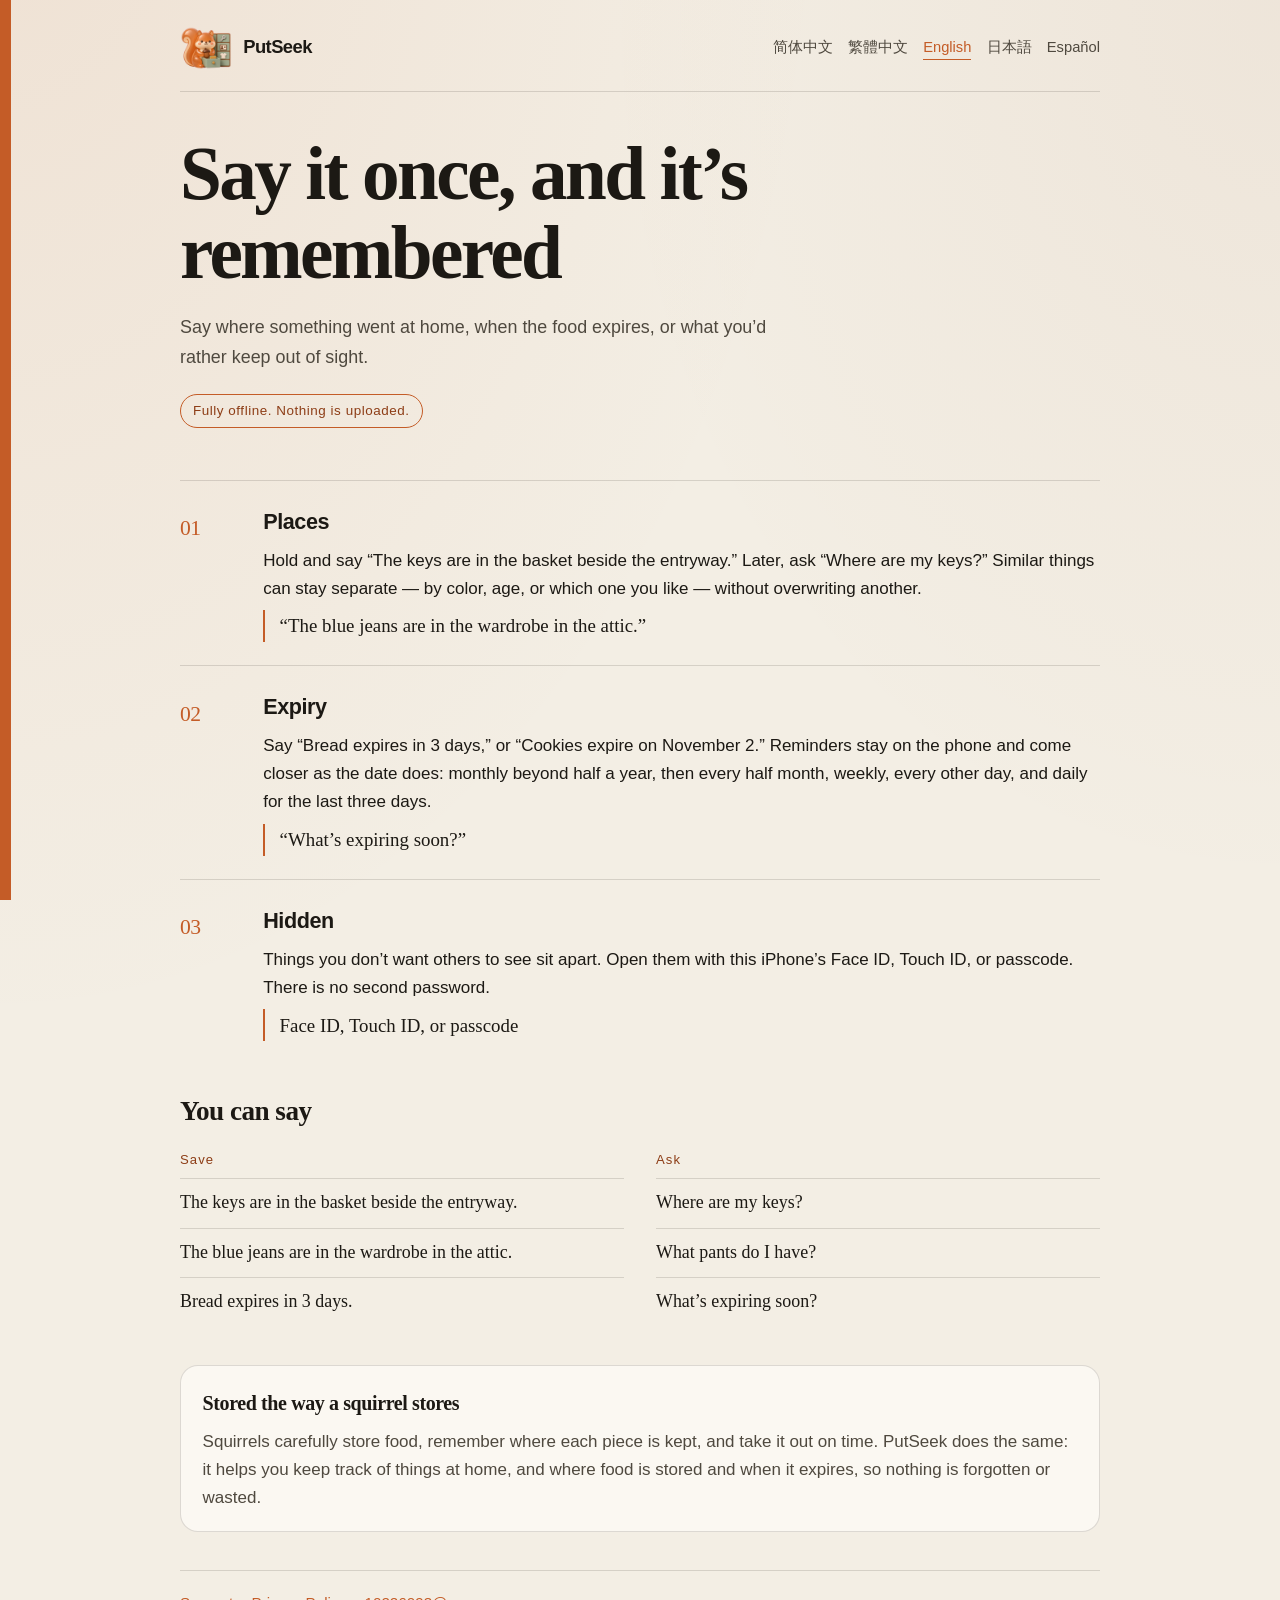
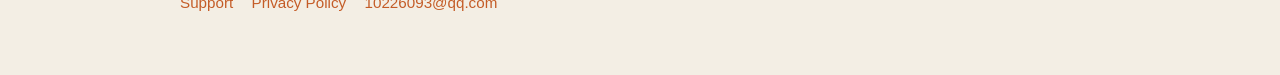
<file: index.html>
<!DOCTYPE html>
<html lang="zh-Hans">
<head>
  <meta charset="utf-8">
  <meta name="viewport" content="width=device-width, initial-scale=1">
  <title>PutSeek — 说一声，就记住放哪了</title>
  <meta name="description" content="PutSeek 在 iPhone 上记住物品放在哪、食物何时到期。记录只留在这台手机里，不联网，不上传。">
  <meta name="theme-color" content="#f3eee4">
  <link rel="canonical" href="https://motioncomic.github.io/PutSeek/?lang=zh">
  <link rel="icon" href="assets/logo.png" type="image/png">
  <link rel="stylesheet" href="assets/site.css">
  <meta property="og:title" content="PutSeek — 说一声，就记住放哪了">
  <meta property="og:description" content="PutSeek 在 iPhone 上记住物品放在哪、食物何时到期。记录只留在这台手机里，不联网，不上传。">
  <meta property="og:type" content="website">
  <meta property="og:url" content="https://motioncomic.github.io/PutSeek/?lang=zh">
  <link rel="alternate" hreflang="zh-Hans" href="https://motioncomic.github.io/PutSeek/?lang=zh">
  <link rel="alternate" hreflang="zh-Hant" href="https://motioncomic.github.io/PutSeek/?lang=zh-Hant">
  <link rel="alternate" hreflang="en" href="https://motioncomic.github.io/PutSeek/?lang=en">
  <link rel="alternate" hreflang="ja" href="https://motioncomic.github.io/PutSeek/?lang=ja">
  <link rel="alternate" hreflang="es" href="https://motioncomic.github.io/PutSeek/?lang=es">
  <link rel="alternate" hreflang="x-default" href="https://motioncomic.github.io/PutSeek/?lang=zh">
  <script>
    (function () {
      var map = {
        "zh": "zh", "zh-hans": "zh", "zh-cn": "zh", "zh-sg": "zh", "cn": "zh",
        "zh-hant": "zh-Hant", "zh-tw": "zh-Hant", "zh-hk": "zh-Hant", "zh-mo": "zh-Hant",
        "en": "en", "en-us": "en", "en-gb": "en",
        "ja": "ja", "ja-jp": "ja",
        "es": "es", "es-mx": "es", "es-es": "es", "es-419": "es"
      };
      var htmlLang = { "zh": "zh-Hans", "zh-Hant": "zh-Hant", "en": "en", "ja": "ja", "es": "es" };
      var titles = {"zh": "PutSeek — 说一声，就记住放哪了", "zh-Hant": "PutSeek — 說一聲，就記住放哪了", "en": "PutSeek — Say it once, and it’s remembered", "ja": "PutSeek — ひとこと言えば、置き場所を覚える", "es": "PutSeek — Dilo una vez y queda guardado"};
      var descriptions = {"zh": "PutSeek 在 iPhone 上记住物品放在哪、食物何时到期。记录只留在这台手机里，不联网，不上传。", "zh-Hant": "PutSeek 在 iPhone 上記住物品放在哪、食物何時到期。記錄只留在這台手機裡，不聯網，不上傳。", "en": "PutSeek remembers where things are and when food expires, on your iPhone. It stays on the phone. Nothing is uploaded.", "ja": "PutSeek は iPhone 上で、物の場所と食べ物の期限を覚えます。記録はこの iPhone だけに残り、アップロードしません。", "es": "PutSeek recuerda en el iPhone dónde están las cosas y cuándo caduca la comida. Se queda en el teléfono. No se sube nada."};
      function norm(value) { return (value || "").trim().toLowerCase().replace(/_/g, "-"); }
      function pick(value) {
        var key = norm(value);
        if (!key) return "";
        if (map[key]) return map[key];
        if (key.indexOf("zh-hant") === 0 || key === "zh-tw" || key === "zh-hk" || key === "zh-mo") return "zh-Hant";
        if (key.indexOf("zh") === 0) return "zh";
        if (key.indexOf("en") === 0) return "en";
        if (key.indexOf("ja") === 0) return "ja";
        if (key.indexOf("es") === 0) return "es";
        return "";
      }
      var requested = pick(new URLSearchParams(location.search).get("lang"));
      var lang = requested || pick(navigator.languages && navigator.languages[0]) || pick(navigator.language) || "zh";
      document.documentElement.lang = htmlLang[lang];
      document.documentElement.dataset.siteLang = lang;
      if (titles[lang]) document.title = titles[lang];
      var meta = document.querySelector('meta[name="description"]');
      if (meta && descriptions[lang]) meta.setAttribute("content", descriptions[lang]);
      var ogTitle = document.querySelector('meta[property="og:title"]');
      var ogDesc = document.querySelector('meta[property="og:description"]');
      if (ogTitle && titles[lang]) ogTitle.setAttribute("content", titles[lang]);
      if (ogDesc && descriptions[lang]) ogDesc.setAttribute("content", descriptions[lang]);
    })();
  </script>
</head>
<body>
  <div class="wrap">
    <header class="top">
      <a class="brand" href="./?lang=zh">
        <img src="assets/logo.png" alt="">
        <span translate="no">PutSeek</span>
      </a>
      <nav class="langs" aria-label="Language">
      <a href="?lang=zh" hreflang="zh-Hans" data-lang-link="zh">简体中文</a>
      <a href="?lang=zh-Hant" hreflang="zh-Hant" data-lang-link="zh-Hant">繁體中文</a>
      <a href="?lang=en" hreflang="en" data-lang-link="en">English</a>
      <a href="?lang=ja" hreflang="ja" data-lang-link="ja">日本語</a>
      <a href="?lang=es" hreflang="es" data-lang-link="es">Español</a>
      </nav>
    </header>
    <main>
    <article class="sheet" data-lang="zh" lang="zh-Hans">
      <section class="hero">
        <div class="hero-copy">
          <h1>说一声，就记住放哪了</h1>
          <p class="lede">用一句话记下东西放在家里的哪里、食物什么时候到期，以及不想让别人看见的物品。</p>
          <p class="stamp">完全离线，不上传</p>
        </div>
      </section>
      <div class="features">
        <section class="feature">
          <p class="num">01</p>
          <div>
            <h2>放哪了</h2>
            <p>按住说「钥匙放在玄关旁边的筐里」。之后问「钥匙在哪」。同一类东西可以有好几件，靠颜色、新旧、喜好分开，不会把另一件盖掉。</p>
            <p class="quote">「蓝色的牛仔裤放在阁楼的衣柜里」</p>
          </div>
        </section>
        <section class="feature">
          <p class="num">02</p>
          <div>
            <h2>过期没</h2>
            <p>说「面包三天后到期」，或「饼干十一月二号过期」。提醒留在手机上，日子越近越密：半年以外每月，然后每半个月、每周、每两天，最后三天每天。</p>
            <p class="quote">「哪些快过期了」</p>
          </div>
        </section>
        <section class="feature">
          <p class="num">03</p>
          <div>
            <h2>藏哪了</h2>
            <p>不想让别人看到的物品单独放着。用这台 iPhone 的面容、指纹或锁屏密码打开，不用再记一套密码。</p>
            <p class="quote">面容、指纹或锁屏密码</p>
          </div>
        </section>
      </div>
      <section class="examples">
        <h2>可以这样说</h2>
        <div class="cols">
          <div class="col">
            <p class="kicker">存</p>
            <ul>
            <li>钥匙放在玄关旁边的筐里</li>
            <li>蓝色的牛仔裤放在阁楼的衣柜里</li>
            <li>面包三天后到期</li>
            </ul>
          </div>
          <div class="col">
            <p class="kicker">问</p>
            <ul>
            <li>钥匙在哪</li>
            <li>家里有什么裤子</li>
            <li>哪些快过期了</li>
            </ul>
          </div>
        </div>
      </section>
      <aside class="note">
        <h2>像松鼠那样收着</h2>
        <p>松鼠习惯精心储藏食物，记住每一份食物存放的位置，按时取用。就像 PutSeek，帮你整理家里物品、记录食材存放位置与过期时间，不再遗忘、不再浪费。</p>
      </aside>
      <footer class="foot">
        <a href="support-zh.html">技术支持</a>
        <a href="privacy-policy-zh.html">隐私政策</a>
        <a href="mailto:10226093@qq.com?subject=PutSeek%20%E6%8A%80%E6%9C%AF%E6%94%AF%E6%8C%81">10226093@qq.com</a>
      </footer>
    </article>

    <article class="sheet" data-lang="zh-Hant" lang="zh-Hant">
      <section class="hero">
        <div class="hero-copy">
          <h1>說一聲，就記住放哪了</h1>
          <p class="lede">用一句話記下東西放在家裡的哪裡、食物什麼時候到期，以及不想讓別人看見的物品。</p>
          <p class="stamp">完全離線，不上傳</p>
        </div>
      </section>
      <div class="features">
        <section class="feature">
          <p class="num">01</p>
          <div>
            <h2>放哪了</h2>
            <p>按住說「鑰匙放在玄關旁邊的筐裡」。之後問「鑰匙在哪」。同一類東西可以有好幾件，靠顏色、新舊、喜好分開，不會把另一件蓋掉。</p>
            <p class="quote">「藍色的牛仔褲放在閣樓的衣櫃裡」</p>
          </div>
        </section>
        <section class="feature">
          <p class="num">02</p>
          <div>
            <h2>過期沒</h2>
            <p>說「麵包三天後到期」，或「餅乾十一月二號過期」。提醒留在手機上，日子越近越密：半年以外每月，然後每半個月、每週、每兩天，最後三天每天。</p>
            <p class="quote">「哪些快過期了」</p>
          </div>
        </section>
        <section class="feature">
          <p class="num">03</p>
          <div>
            <h2>藏哪了</h2>
            <p>不想讓別人看到的物品單獨放著。用這台 iPhone 的面容、指紋或鎖定密碼打開，不用再記一套密碼。</p>
            <p class="quote">面容、指紋或鎖定密碼</p>
          </div>
        </section>
      </div>
      <section class="examples">
        <h2>可以這樣說</h2>
        <div class="cols">
          <div class="col">
            <p class="kicker">存</p>
            <ul>
            <li>鑰匙放在玄關旁邊的筐裡</li>
            <li>藍色的牛仔褲放在閣樓的衣櫃裡</li>
            <li>麵包三天後到期</li>
            </ul>
          </div>
          <div class="col">
            <p class="kicker">問</p>
            <ul>
            <li>鑰匙在哪</li>
            <li>家裡有什麼褲子</li>
            <li>哪些快過期了</li>
            </ul>
          </div>
        </div>
      </section>
      <aside class="note">
        <h2>像松鼠那樣收著</h2>
        <p>松鼠習慣精心儲藏食物，記住每一份食物存放的位置，按時取用。就像 PutSeek，幫你整理家裡物品、記錄食材存放位置與過期時間，不再遺忘、不再浪費。</p>
      </aside>
      <footer class="foot">
        <a href="support-zh-Hant.html">技術支援</a>
        <a href="privacy-policy-zh-Hant.html">隱私權政策</a>
        <a href="mailto:10226093@qq.com?subject=PutSeek%20%E6%8A%80%E8%A1%93%E6%94%AF%E6%8F%B4">10226093@qq.com</a>
      </footer>
    </article>

    <article class="sheet" data-lang="en" lang="en">
      <section class="hero">
        <div class="hero-copy">
          <h1>Say it once, and it’s remembered</h1>
          <p class="lede">Say where something went at home, when the food expires, or what you’d rather keep out of sight.</p>
          <p class="stamp">Fully offline. Nothing is uploaded.</p>
        </div>
      </section>
      <div class="features">
        <section class="feature">
          <p class="num">01</p>
          <div>
            <h2>Places</h2>
            <p>Hold and say “The keys are in the basket beside the entryway.” Later, ask “Where are my keys?” Similar things can stay separate — by color, age, or which one you like — without overwriting another.</p>
            <p class="quote">“The blue jeans are in the wardrobe in the attic.”</p>
          </div>
        </section>
        <section class="feature">
          <p class="num">02</p>
          <div>
            <h2>Expiry</h2>
            <p>Say “Bread expires in 3 days,” or “Cookies expire on November 2.” Reminders stay on the phone and come closer as the date does: monthly beyond half a year, then every half month, weekly, every other day, and daily for the last three days.</p>
            <p class="quote">“What’s expiring soon?”</p>
          </div>
        </section>
        <section class="feature">
          <p class="num">03</p>
          <div>
            <h2>Hidden</h2>
            <p>Things you don’t want others to see sit apart. Open them with this iPhone’s Face ID, Touch ID, or passcode. There is no second password.</p>
            <p class="quote">Face ID, Touch ID, or passcode</p>
          </div>
        </section>
      </div>
      <section class="examples">
        <h2>You can say</h2>
        <div class="cols">
          <div class="col">
            <p class="kicker">Save</p>
            <ul>
            <li>The keys are in the basket beside the entryway.</li>
            <li>The blue jeans are in the wardrobe in the attic.</li>
            <li>Bread expires in 3 days.</li>
            </ul>
          </div>
          <div class="col">
            <p class="kicker">Ask</p>
            <ul>
            <li>Where are my keys?</li>
            <li>What pants do I have?</li>
            <li>What’s expiring soon?</li>
            </ul>
          </div>
        </div>
      </section>
      <aside class="note">
        <h2>Stored the way a squirrel stores</h2>
        <p>Squirrels carefully store food, remember where each piece is kept, and take it out on time. PutSeek does the same: it helps you keep track of things at home, and where food is stored and when it expires, so nothing is forgotten or wasted.</p>
      </aside>
      <footer class="foot">
        <a href="support-en.html">Support</a>
        <a href="privacy-policy-en.html">Privacy Policy</a>
        <a href="mailto:10226093@qq.com?subject=PutSeek%20support">10226093@qq.com</a>
      </footer>
    </article>

    <article class="sheet" data-lang="ja" lang="ja">
      <section class="hero">
        <div class="hero-copy">
          <h1>ひとこと言えば、置き場所を覚える</h1>
          <p class="lede">家のどこに置いたか、食べ物の期限、人に見られたくない物。一声で、この iPhone に残ります。</p>
          <p class="stamp">完全にオフライン。アップロードしません。</p>
        </div>
      </section>
      <div class="features">
        <section class="feature">
          <p class="num">01</p>
          <div>
            <h2>どこに置いた</h2>
            <p>押しながら「鍵は玄関の横のかごにある」と言います。あとで「鍵はどこ」と聞けます。同じ種類がいくつかあっても、色や新旧で分かれたまま、別の一つを上書きしません。</p>
            <p class="quote">「青いジーンズは屋根裏のクローゼットにある」</p>
          </div>
        </section>
        <section class="feature">
          <p class="num">02</p>
          <div>
            <h2>期限は</h2>
            <p>「パンは3日後に期限切れ」「クッキーは11月2日に期限切れ」。知らせはこの iPhone の中だけです。半年より先は毎月、その後は半月ごと、毎週、2日ごと、最後の3日は毎日です。</p>
            <p class="quote">「もうすぐ期限切れのものは」</p>
          </div>
        </section>
        <section class="feature">
          <p class="num">03</p>
          <div>
            <h2>隠した場所</h2>
            <p>人に見られたくない品物は別に置きます。この iPhone の顔、指紋、またはパスコードで開きます。別のパスワードは要りません。</p>
            <p class="quote">顔、指紋、またはパスコード</p>
          </div>
        </section>
      </div>
      <section class="examples">
        <h2>たとえば</h2>
        <div class="cols">
          <div class="col">
            <p class="kicker">覚える</p>
            <ul>
            <li>鍵は玄関の横のかごにある</li>
            <li>青いジーンズは屋根裏のクローゼットにある</li>
            <li>パンは3日後に期限切れ</li>
            </ul>
          </div>
          <div class="col">
            <p class="kicker">聞く</p>
            <ul>
            <li>鍵はどこ</li>
            <li>家にズボンはある？</li>
            <li>もうすぐ期限切れのものは</li>
            </ul>
          </div>
        </div>
      </section>
      <aside class="note">
        <h2>リスが蓄えるように</h2>
        <p>リスは食べ物を丁寧に蓄え、一つひとつの置き場所を覚え、時期が来たら取り出します。PutSeek も同じように、家の物を整理し、食材の置き場所と期限を記録して、忘れたり無駄にしたりしないようにします。</p>
      </aside>
      <footer class="foot">
        <a href="support-ja.html">サポート</a>
        <a href="privacy-policy-ja.html">プライバシーポリシー</a>
        <a href="mailto:10226093@qq.com?subject=PutSeek%20%E3%82%B5%E3%83%9D%E3%83%BC%E3%83%88">10226093@qq.com</a>
      </footer>
    </article>

    <article class="sheet" data-lang="es" lang="es">
      <section class="hero">
        <div class="hero-copy">
          <h1>Dilo una vez y queda guardado</h1>
          <p class="lede">Di dónde dejaste algo en casa, cuándo caduca la comida, o lo que no quieres que otros vean.</p>
          <p class="stamp">Sin conexión. No se sube nada.</p>
        </div>
      </section>
      <div class="features">
        <section class="feature">
          <p class="num">01</p>
          <div>
            <h2>Dónde está</h2>
            <p>Mantén pulsado y di: “Las llaves están en la cesta junto a la entrada.” Luego pregunta: “¿Dónde están las llaves?” Si hay varias parecidas, el color, si son nuevas o cuál te gusta más las mantiene aparte, sin pisar la otra.</p>
            <p class="quote">“Los jeans azules están en el armario del ático.”</p>
          </div>
        </section>
        <section class="feature">
          <p class="num">02</p>
          <div>
            <h2>Caduca</h2>
            <p>Di “El pan caduca en 3 días” o “Las galletas caducan el 2 de noviembre.” Los avisos se quedan en el iPhone y se acercan con la fecha: cada mes si falta más de medio año; luego cada medio mes, cada semana, cada dos días, y cada día los últimos 3 días.</p>
            <p class="quote">“¿Qué caduca pronto?”</p>
          </div>
        </section>
        <section class="feature">
          <p class="num">03</p>
          <div>
            <h2>Oculto</h2>
            <p>Lo que no quieres que otros vean se guarda aparte. Se abre con Face ID, Touch ID o el código de este iPhone. No hace falta otra contraseña.</p>
            <p class="quote">Face ID, Touch ID o el código</p>
          </div>
        </section>
      </div>
      <section class="examples">
        <h2>Puedes decir</h2>
        <div class="cols">
          <div class="col">
            <p class="kicker">Guardar</p>
            <ul>
            <li>Las llaves están en la cesta junto a la entrada.</li>
            <li>Los jeans azules están en el armario del ático.</li>
            <li>El pan caduca en 3 días.</li>
            </ul>
          </div>
          <div class="col">
            <p class="kicker">Preguntar</p>
            <ul>
            <li>¿Dónde están las llaves?</li>
            <li>¿Qué pantalones hay?</li>
            <li>¿Qué caduca pronto?</li>
            </ul>
          </div>
        </div>
      </section>
      <aside class="note">
        <h2>Como guarda una ardilla</h2>
        <p>Las ardillas guardan la comida con cuidado, recuerdan dónde está cada porción y la sacan a tiempo. Igual que PutSeek, que te ayuda a ordenar las cosas de casa y a anotar dónde guardas los alimentos y cuándo caducan, para no olvidarlos ni desperdiciarlos.</p>
      </aside>
      <footer class="foot">
        <a href="support-es.html">Soporte</a>
        <a href="privacy-policy-es.html">Política de privacidad</a>
        <a href="mailto:10226093@qq.com?subject=Soporte%20de%20PutSeek">10226093@qq.com</a>
      </footer>
    </article>
    </main>
    <script>
      var brand = document.querySelector(".brand");
      if (brand) brand.setAttribute("href", "./?lang=" + (document.documentElement.dataset.siteLang || "zh"));
    </script>
  </div>
</body>
</html>
</file>
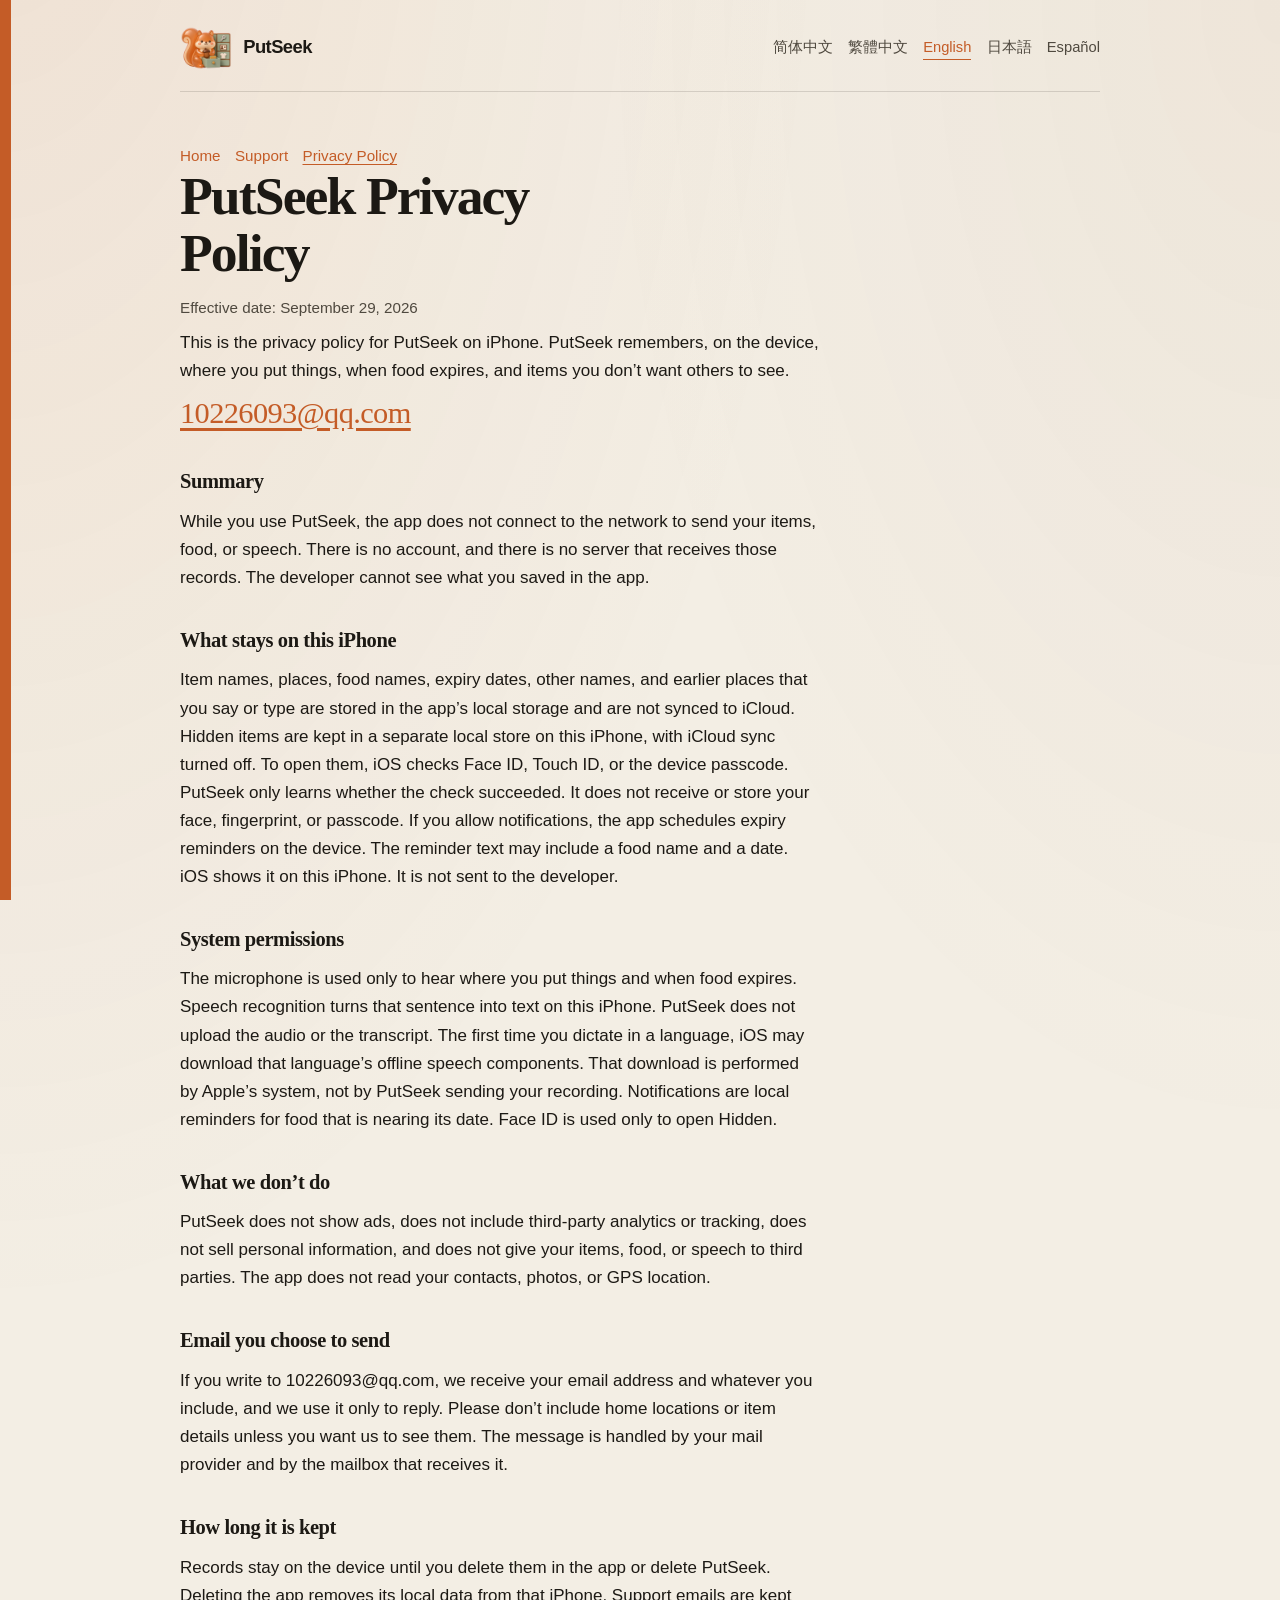
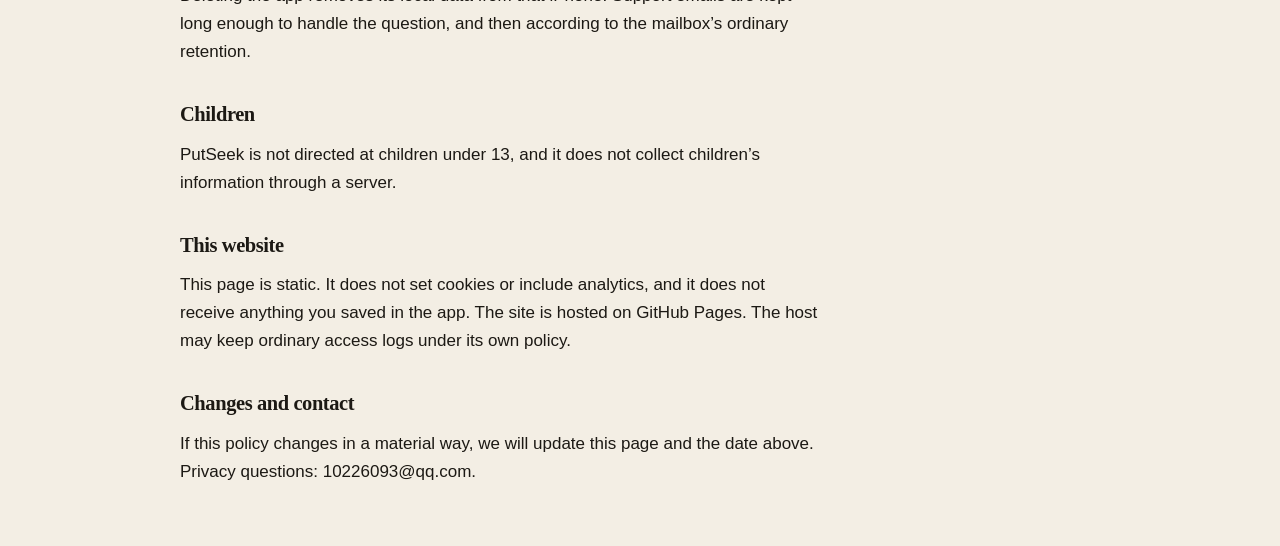
<file: privacy-policy-en.html>
<!DOCTYPE html>
<html lang="en">
<head>
  <meta charset="utf-8">
  <meta name="viewport" content="width=device-width, initial-scale=1">
  <title>PutSeek Privacy Policy</title>
  <meta name="description" content="Privacy policy for PutSeek. Items, food, and speech stay on your iPhone.">
  <meta name="theme-color" content="#f3eee4">
  <link rel="canonical" href="https://motioncomic.github.io/PutSeek/privacy-policy-en.html">
  <link rel="icon" href="assets/logo.png" type="image/png">
  <link rel="stylesheet" href="assets/site.css">
  <meta property="og:title" content="PutSeek Privacy Policy">
  <meta property="og:description" content="Privacy policy for PutSeek. Items, food, and speech stay on your iPhone.">
  <meta property="og:type" content="website">
  <meta property="og:url" content="https://motioncomic.github.io/PutSeek/privacy-policy-en.html">
  <link rel="alternate" hreflang="zh-Hans" href="https://motioncomic.github.io/PutSeek/privacy-policy-zh.html">
  <link rel="alternate" hreflang="zh-Hant" href="https://motioncomic.github.io/PutSeek/privacy-policy-zh-Hant.html">
  <link rel="alternate" hreflang="en" href="https://motioncomic.github.io/PutSeek/privacy-policy-en.html">
  <link rel="alternate" hreflang="ja" href="https://motioncomic.github.io/PutSeek/privacy-policy-ja.html">
  <link rel="alternate" hreflang="es" href="https://motioncomic.github.io/PutSeek/privacy-policy-es.html">
</head>
<body>
  <div class="wrap">
    <header class="top">
      <a class="brand" href="./?lang=en">
        <img src="assets/logo.png" alt="">
        <span translate="no">PutSeek</span>
      </a>
      <nav class="langs" aria-label="Language">
      <a href="privacy-policy-zh.html" hreflang="zh-Hans">简体中文</a>
      <a href="privacy-policy-zh-Hant.html" hreflang="zh-Hant">繁體中文</a>
      <a href="privacy-policy-en.html" hreflang="en" aria-current="page">English</a>
      <a href="privacy-policy-ja.html" hreflang="ja">日本語</a>
      <a href="privacy-policy-es.html" hreflang="es">Español</a>
      </nav>
    </header>
    <main class="prose">
    <nav class="crumbs" aria-label="Home">
      <a href="./?lang=en">Home</a>
      <a href="support-en.html">Support</a>
      <a href="privacy-policy-en.html" aria-current="page">Privacy Policy</a>
    </nav>

      <h1>PutSeek Privacy Policy</h1>
      <p class="updated">Effective date: September 29, 2026</p>
      <p>This is the privacy policy for PutSeek on iPhone. PutSeek remembers, on the device, where you put things, when food expires, and items you don’t want others to see.</p>
      <p class="contact"><a href="mailto:10226093@qq.com?subject=PutSeek%20privacy">10226093@qq.com</a></p>
      <h2>Summary</h2>
      <p>While you use PutSeek, the app does not connect to the network to send your items, food, or speech. There is no account, and there is no server that receives those records. The developer cannot see what you saved in the app.</p>
      <h2>What stays on this iPhone</h2>
      <p>Item names, places, food names, expiry dates, other names, and earlier places that you say or type are stored in the app’s local storage and are not synced to iCloud. Hidden items are kept in a separate local store on this iPhone, with iCloud sync turned off. To open them, iOS checks Face ID, Touch ID, or the device passcode. PutSeek only learns whether the check succeeded. It does not receive or store your face, fingerprint, or passcode. If you allow notifications, the app schedules expiry reminders on the device. The reminder text may include a food name and a date. iOS shows it on this iPhone. It is not sent to the developer.</p>
      <h2>System permissions</h2>
      <p>The microphone is used only to hear where you put things and when food expires. Speech recognition turns that sentence into text on this iPhone. PutSeek does not upload the audio or the transcript. The first time you dictate in a language, iOS may download that language’s offline speech components. That download is performed by Apple’s system, not by PutSeek sending your recording. Notifications are local reminders for food that is nearing its date. Face ID is used only to open Hidden.</p>
      <h2>What we don’t do</h2>
      <p>PutSeek does not show ads, does not include third-party analytics or tracking, does not sell personal information, and does not give your items, food, or speech to third parties. The app does not read your contacts, photos, or GPS location.</p>
      <h2>Email you choose to send</h2>
      <p>If you write to 10226093@qq.com, we receive your email address and whatever you include, and we use it only to reply. Please don’t include home locations or item details unless you want us to see them. The message is handled by your mail provider and by the mailbox that receives it.</p>
      <h2>How long it is kept</h2>
      <p>Records stay on the device until you delete them in the app or delete PutSeek. Deleting the app removes its local data from that iPhone. Support emails are kept long enough to handle the question, and then according to the mailbox’s ordinary retention.</p>
      <h2>Children</h2>
      <p>PutSeek is not directed at children under 13, and it does not collect children’s information through a server.</p>
      <h2>This website</h2>
      <p>This page is static. It does not set cookies or include analytics, and it does not receive anything you saved in the app. The site is hosted on GitHub Pages. The host may keep ordinary access logs under its own policy.</p>
      <h2>Changes and contact</h2>
      <p>If this policy changes in a material way, we will update this page and the date above. Privacy questions: 10226093@qq.com.</p>
    </main>
  </div>
</body>
</html>
</file>
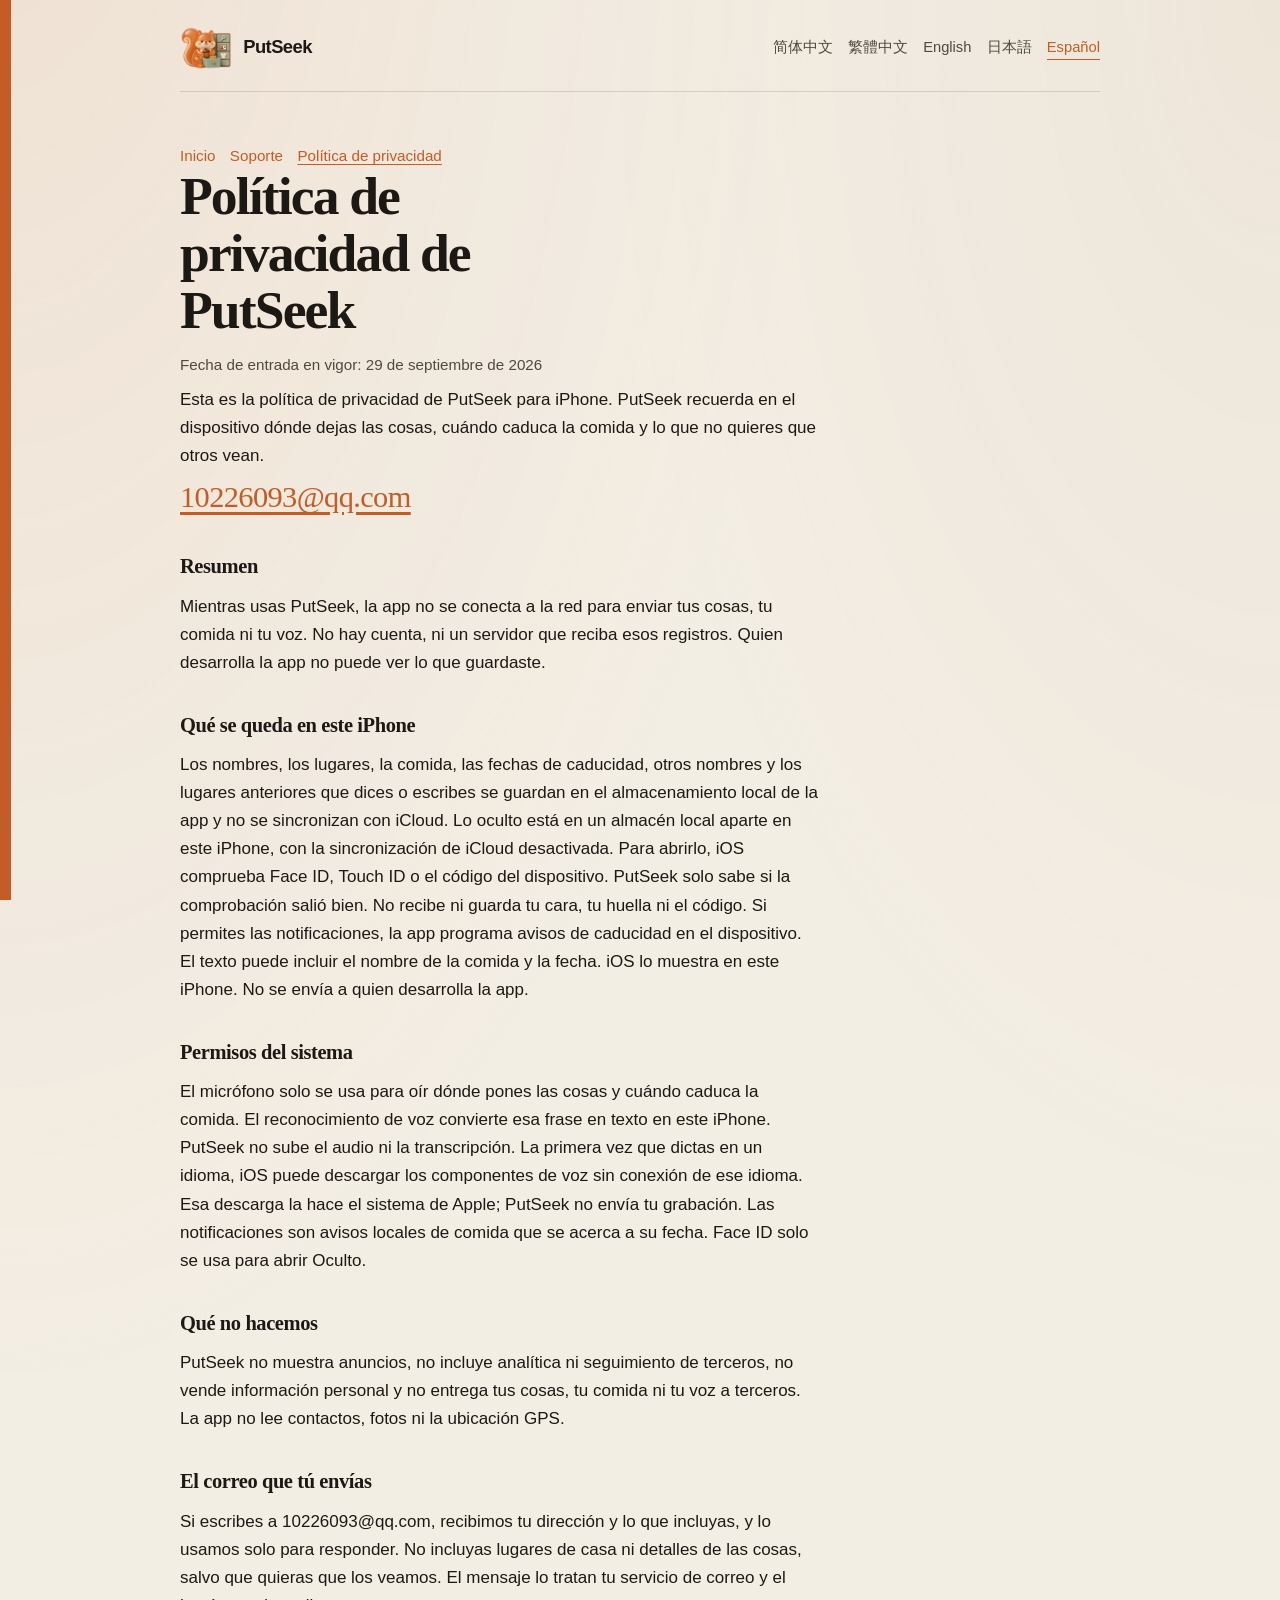
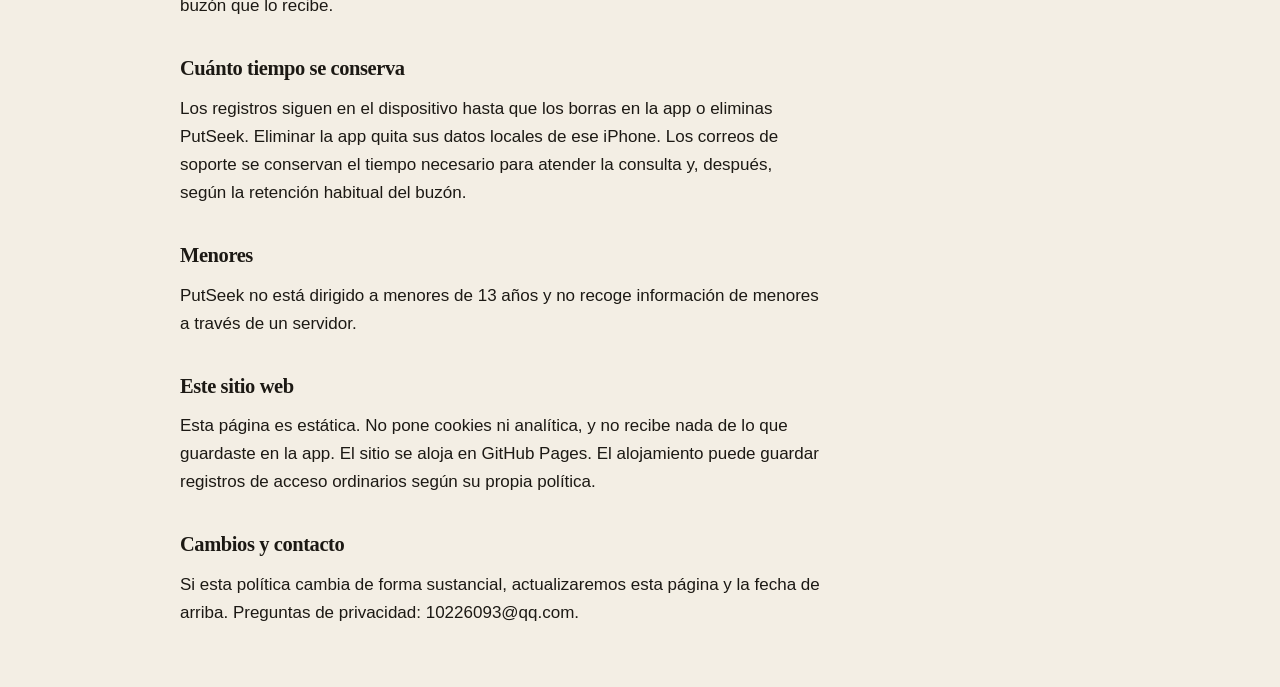
<file: privacy-policy-es.html>
<!DOCTYPE html>
<html lang="es">
<head>
  <meta charset="utf-8">
  <meta name="viewport" content="width=device-width, initial-scale=1">
  <title>Política de privacidad de PutSeek</title>
  <meta name="description" content="Política de privacidad de PutSeek. Las cosas, la comida y la voz se quedan en tu iPhone.">
  <meta name="theme-color" content="#f3eee4">
  <link rel="canonical" href="https://motioncomic.github.io/PutSeek/privacy-policy-es.html">
  <link rel="icon" href="assets/logo.png" type="image/png">
  <link rel="stylesheet" href="assets/site.css">
  <meta property="og:title" content="Política de privacidad de PutSeek">
  <meta property="og:description" content="Política de privacidad de PutSeek. Las cosas, la comida y la voz se quedan en tu iPhone.">
  <meta property="og:type" content="website">
  <meta property="og:url" content="https://motioncomic.github.io/PutSeek/privacy-policy-es.html">
  <link rel="alternate" hreflang="zh-Hans" href="https://motioncomic.github.io/PutSeek/privacy-policy-zh.html">
  <link rel="alternate" hreflang="zh-Hant" href="https://motioncomic.github.io/PutSeek/privacy-policy-zh-Hant.html">
  <link rel="alternate" hreflang="en" href="https://motioncomic.github.io/PutSeek/privacy-policy-en.html">
  <link rel="alternate" hreflang="ja" href="https://motioncomic.github.io/PutSeek/privacy-policy-ja.html">
  <link rel="alternate" hreflang="es" href="https://motioncomic.github.io/PutSeek/privacy-policy-es.html">
</head>
<body>
  <div class="wrap">
    <header class="top">
      <a class="brand" href="./?lang=es">
        <img src="assets/logo.png" alt="">
        <span translate="no">PutSeek</span>
      </a>
      <nav class="langs" aria-label="Idioma">
      <a href="privacy-policy-zh.html" hreflang="zh-Hans">简体中文</a>
      <a href="privacy-policy-zh-Hant.html" hreflang="zh-Hant">繁體中文</a>
      <a href="privacy-policy-en.html" hreflang="en">English</a>
      <a href="privacy-policy-ja.html" hreflang="ja">日本語</a>
      <a href="privacy-policy-es.html" hreflang="es" aria-current="page">Español</a>
      </nav>
    </header>
    <main class="prose">
    <nav class="crumbs" aria-label="Inicio">
      <a href="./?lang=es">Inicio</a>
      <a href="support-es.html">Soporte</a>
      <a href="privacy-policy-es.html" aria-current="page">Política de privacidad</a>
    </nav>

      <h1>Política de privacidad de PutSeek</h1>
      <p class="updated">Fecha de entrada en vigor: 29 de septiembre de 2026</p>
      <p>Esta es la política de privacidad de PutSeek para iPhone. PutSeek recuerda en el dispositivo dónde dejas las cosas, cuándo caduca la comida y lo que no quieres que otros vean.</p>
      <p class="contact"><a href="mailto:10226093@qq.com?subject=Privacidad%20de%20PutSeek">10226093@qq.com</a></p>
      <h2>Resumen</h2>
      <p>Mientras usas PutSeek, la app no se conecta a la red para enviar tus cosas, tu comida ni tu voz. No hay cuenta, ni un servidor que reciba esos registros. Quien desarrolla la app no puede ver lo que guardaste.</p>
      <h2>Qué se queda en este iPhone</h2>
      <p>Los nombres, los lugares, la comida, las fechas de caducidad, otros nombres y los lugares anteriores que dices o escribes se guardan en el almacenamiento local de la app y no se sincronizan con iCloud. Lo oculto está en un almacén local aparte en este iPhone, con la sincronización de iCloud desactivada. Para abrirlo, iOS comprueba Face ID, Touch ID o el código del dispositivo. PutSeek solo sabe si la comprobación salió bien. No recibe ni guarda tu cara, tu huella ni el código. Si permites las notificaciones, la app programa avisos de caducidad en el dispositivo. El texto puede incluir el nombre de la comida y la fecha. iOS lo muestra en este iPhone. No se envía a quien desarrolla la app.</p>
      <h2>Permisos del sistema</h2>
      <p>El micrófono solo se usa para oír dónde pones las cosas y cuándo caduca la comida. El reconocimiento de voz convierte esa frase en texto en este iPhone. PutSeek no sube el audio ni la transcripción. La primera vez que dictas en un idioma, iOS puede descargar los componentes de voz sin conexión de ese idioma. Esa descarga la hace el sistema de Apple; PutSeek no envía tu grabación. Las notificaciones son avisos locales de comida que se acerca a su fecha. Face ID solo se usa para abrir Oculto.</p>
      <h2>Qué no hacemos</h2>
      <p>PutSeek no muestra anuncios, no incluye analítica ni seguimiento de terceros, no vende información personal y no entrega tus cosas, tu comida ni tu voz a terceros. La app no lee contactos, fotos ni la ubicación GPS.</p>
      <h2>El correo que tú envías</h2>
      <p>Si escribes a 10226093@qq.com, recibimos tu dirección y lo que incluyas, y lo usamos solo para responder. No incluyas lugares de casa ni detalles de las cosas, salvo que quieras que los veamos. El mensaje lo tratan tu servicio de correo y el buzón que lo recibe.</p>
      <h2>Cuánto tiempo se conserva</h2>
      <p>Los registros siguen en el dispositivo hasta que los borras en la app o eliminas PutSeek. Eliminar la app quita sus datos locales de ese iPhone. Los correos de soporte se conservan el tiempo necesario para atender la consulta y, después, según la retención habitual del buzón.</p>
      <h2>Menores</h2>
      <p>PutSeek no está dirigido a menores de 13 años y no recoge información de menores a través de un servidor.</p>
      <h2>Este sitio web</h2>
      <p>Esta página es estática. No pone cookies ni analítica, y no recibe nada de lo que guardaste en la app. El sitio se aloja en GitHub Pages. El alojamiento puede guardar registros de acceso ordinarios según su propia política.</p>
      <h2>Cambios y contacto</h2>
      <p>Si esta política cambia de forma sustancial, actualizaremos esta página y la fecha de arriba. Preguntas de privacidad: 10226093@qq.com.</p>
    </main>
  </div>
</body>
</html>
</file>
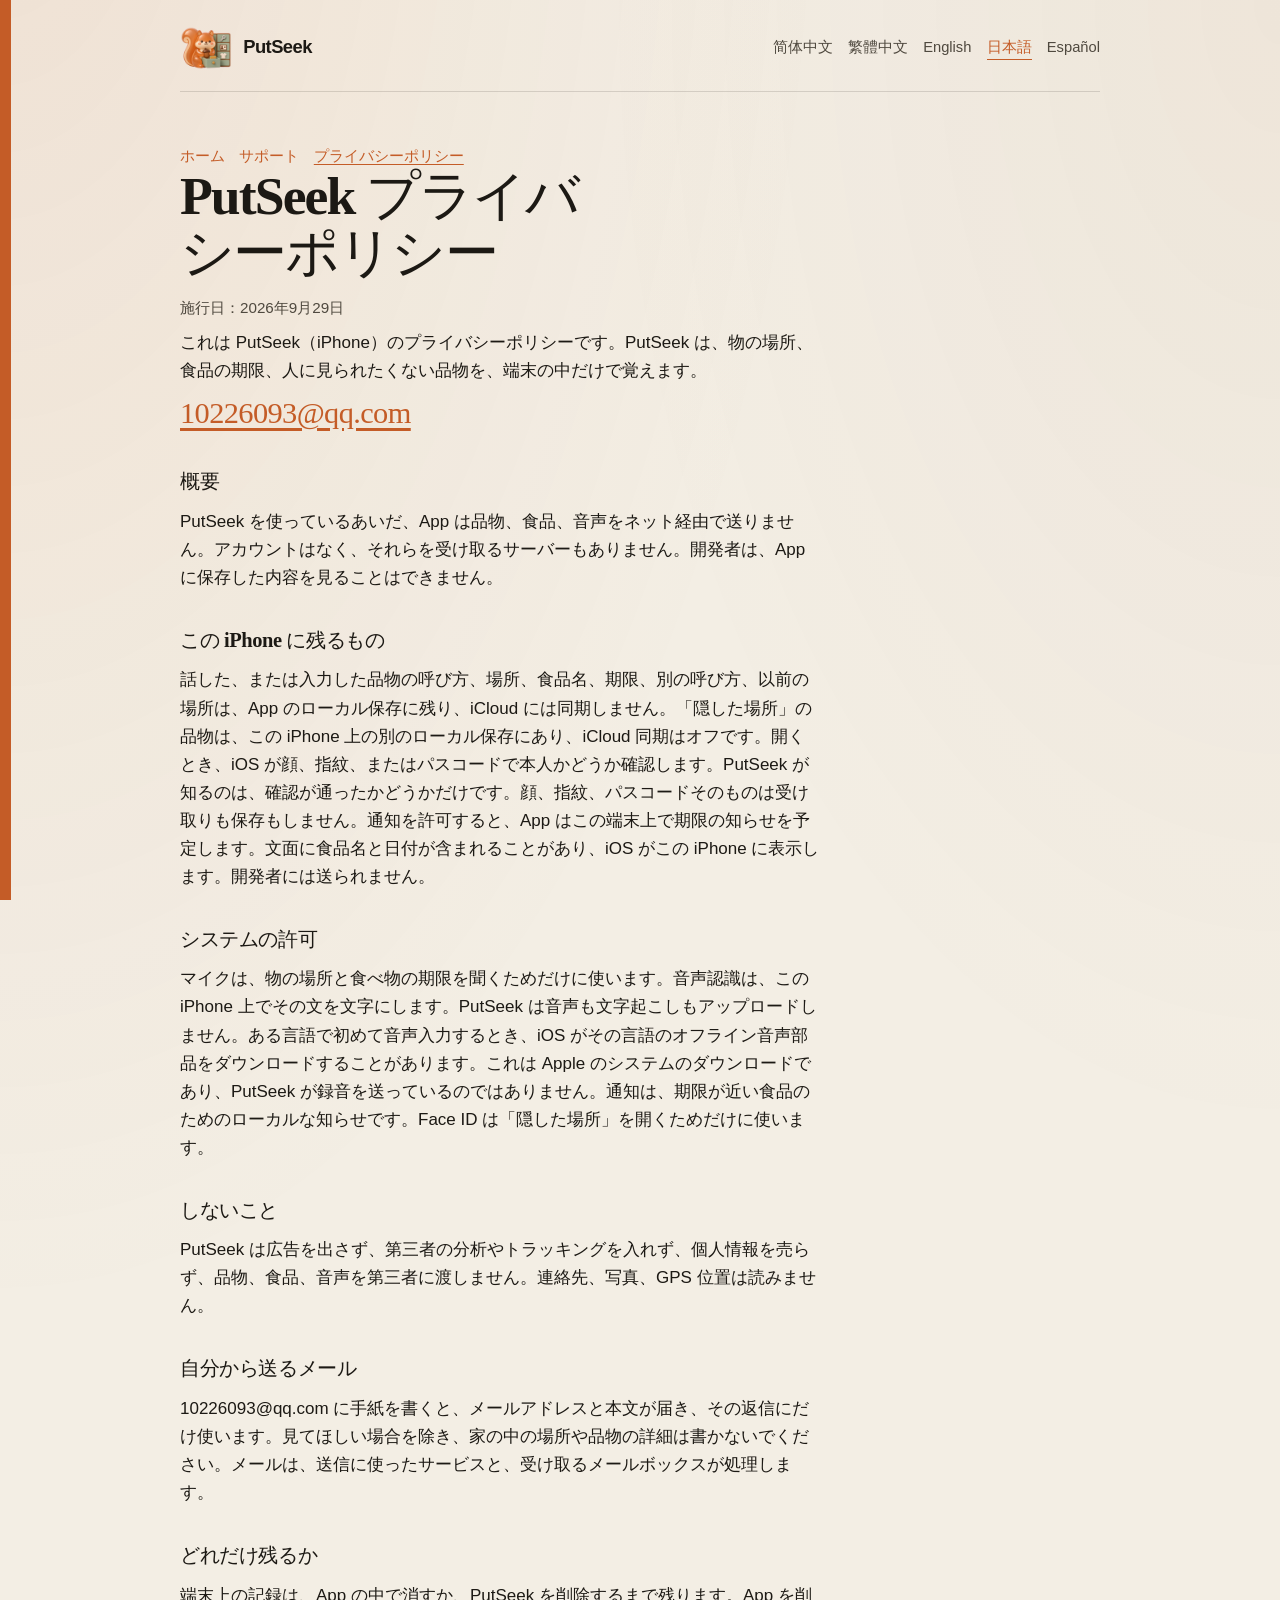
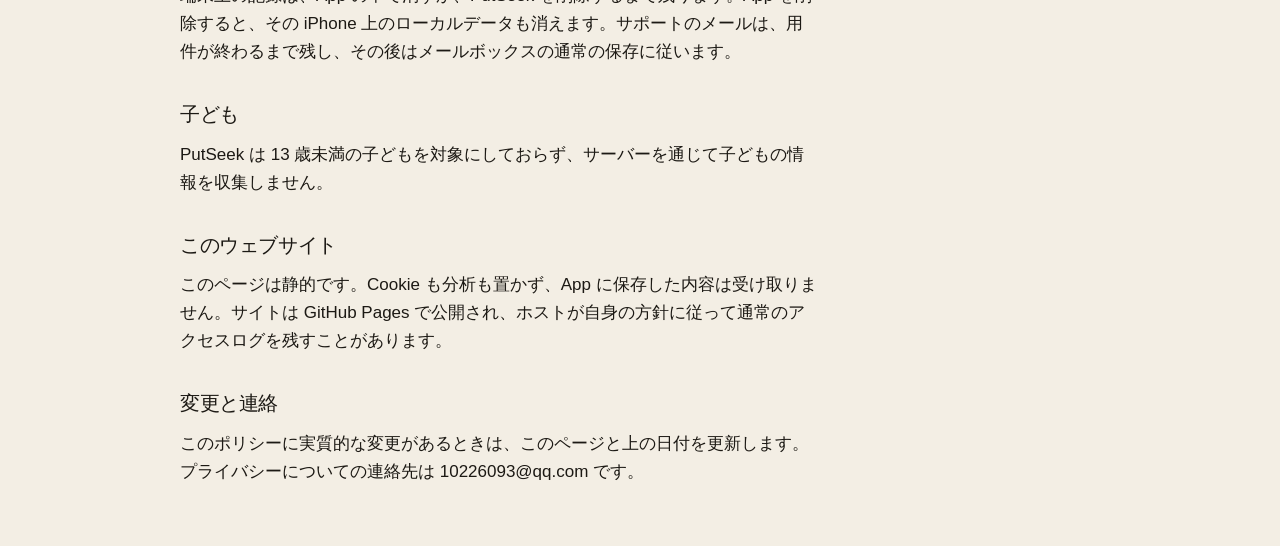
<file: privacy-policy-ja.html>
<!DOCTYPE html>
<html lang="ja">
<head>
  <meta charset="utf-8">
  <meta name="viewport" content="width=device-width, initial-scale=1">
  <title>PutSeek プライバシーポリシー</title>
  <meta name="description" content="PutSeek のプライバシーポリシーです。品物、食品、音声はこの iPhone に残ります。">
  <meta name="theme-color" content="#f3eee4">
  <link rel="canonical" href="https://motioncomic.github.io/PutSeek/privacy-policy-ja.html">
  <link rel="icon" href="assets/logo.png" type="image/png">
  <link rel="stylesheet" href="assets/site.css">
  <meta property="og:title" content="PutSeek プライバシーポリシー">
  <meta property="og:description" content="PutSeek のプライバシーポリシーです。品物、食品、音声はこの iPhone に残ります。">
  <meta property="og:type" content="website">
  <meta property="og:url" content="https://motioncomic.github.io/PutSeek/privacy-policy-ja.html">
  <link rel="alternate" hreflang="zh-Hans" href="https://motioncomic.github.io/PutSeek/privacy-policy-zh.html">
  <link rel="alternate" hreflang="zh-Hant" href="https://motioncomic.github.io/PutSeek/privacy-policy-zh-Hant.html">
  <link rel="alternate" hreflang="en" href="https://motioncomic.github.io/PutSeek/privacy-policy-en.html">
  <link rel="alternate" hreflang="ja" href="https://motioncomic.github.io/PutSeek/privacy-policy-ja.html">
  <link rel="alternate" hreflang="es" href="https://motioncomic.github.io/PutSeek/privacy-policy-es.html">
</head>
<body>
  <div class="wrap">
    <header class="top">
      <a class="brand" href="./?lang=ja">
        <img src="assets/logo.png" alt="">
        <span translate="no">PutSeek</span>
      </a>
      <nav class="langs" aria-label="言語">
      <a href="privacy-policy-zh.html" hreflang="zh-Hans">简体中文</a>
      <a href="privacy-policy-zh-Hant.html" hreflang="zh-Hant">繁體中文</a>
      <a href="privacy-policy-en.html" hreflang="en">English</a>
      <a href="privacy-policy-ja.html" hreflang="ja" aria-current="page">日本語</a>
      <a href="privacy-policy-es.html" hreflang="es">Español</a>
      </nav>
    </header>
    <main class="prose">
    <nav class="crumbs" aria-label="ホーム">
      <a href="./?lang=ja">ホーム</a>
      <a href="support-ja.html">サポート</a>
      <a href="privacy-policy-ja.html" aria-current="page">プライバシーポリシー</a>
    </nav>

      <h1>PutSeek プライバシーポリシー</h1>
      <p class="updated">施行日：2026年9月29日</p>
      <p>これは PutSeek（iPhone）のプライバシーポリシーです。PutSeek は、物の場所、食品の期限、人に見られたくない品物を、端末の中だけで覚えます。</p>
      <p class="contact"><a href="mailto:10226093@qq.com?subject=PutSeek%20%E3%83%97%E3%83%A9%E3%82%A4%E3%83%90%E3%82%B7%E3%83%BC">10226093@qq.com</a></p>
      <h2>概要</h2>
      <p>PutSeek を使っているあいだ、App は品物、食品、音声をネット経由で送りません。アカウントはなく、それらを受け取るサーバーもありません。開発者は、App に保存した内容を見ることはできません。</p>
      <h2>この iPhone に残るもの</h2>
      <p>話した、または入力した品物の呼び方、場所、食品名、期限、別の呼び方、以前の場所は、App のローカル保存に残り、iCloud には同期しません。「隠した場所」の品物は、この iPhone 上の別のローカル保存にあり、iCloud 同期はオフです。開くとき、iOS が顔、指紋、またはパスコードで本人かどうか確認します。PutSeek が知るのは、確認が通ったかどうかだけです。顔、指紋、パスコードそのものは受け取りも保存もしません。通知を許可すると、App はこの端末上で期限の知らせを予定します。文面に食品名と日付が含まれることがあり、iOS がこの iPhone に表示します。開発者には送られません。</p>
      <h2>システムの許可</h2>
      <p>マイクは、物の場所と食べ物の期限を聞くためだけに使います。音声認識は、この iPhone 上でその文を文字にします。PutSeek は音声も文字起こしもアップロードしません。ある言語で初めて音声入力するとき、iOS がその言語のオフライン音声部品をダウンロードすることがあります。これは Apple のシステムのダウンロードであり、PutSeek が録音を送っているのではありません。通知は、期限が近い食品のためのローカルな知らせです。Face ID は「隠した場所」を開くためだけに使います。</p>
      <h2>しないこと</h2>
      <p>PutSeek は広告を出さず、第三者の分析やトラッキングを入れず、個人情報を売らず、品物、食品、音声を第三者に渡しません。連絡先、写真、GPS 位置は読みません。</p>
      <h2>自分から送るメール</h2>
      <p>10226093@qq.com に手紙を書くと、メールアドレスと本文が届き、その返信にだけ使います。見てほしい場合を除き、家の中の場所や品物の詳細は書かないでください。メールは、送信に使ったサービスと、受け取るメールボックスが処理します。</p>
      <h2>どれだけ残るか</h2>
      <p>端末上の記録は、App の中で消すか、PutSeek を削除するまで残ります。App を削除すると、その iPhone 上のローカルデータも消えます。サポートのメールは、用件が終わるまで残し、その後はメールボックスの通常の保存に従います。</p>
      <h2>子ども</h2>
      <p>PutSeek は 13 歳未満の子どもを対象にしておらず、サーバーを通じて子どもの情報を収集しません。</p>
      <h2>このウェブサイト</h2>
      <p>このページは静的です。Cookie も分析も置かず、App に保存した内容は受け取りません。サイトは GitHub Pages で公開され、ホストが自身の方針に従って通常のアクセスログを残すことがあります。</p>
      <h2>変更と連絡</h2>
      <p>このポリシーに実質的な変更があるときは、このページと上の日付を更新します。プライバシーについての連絡先は 10226093@qq.com です。</p>
    </main>
  </div>
</body>
</html>
</file>
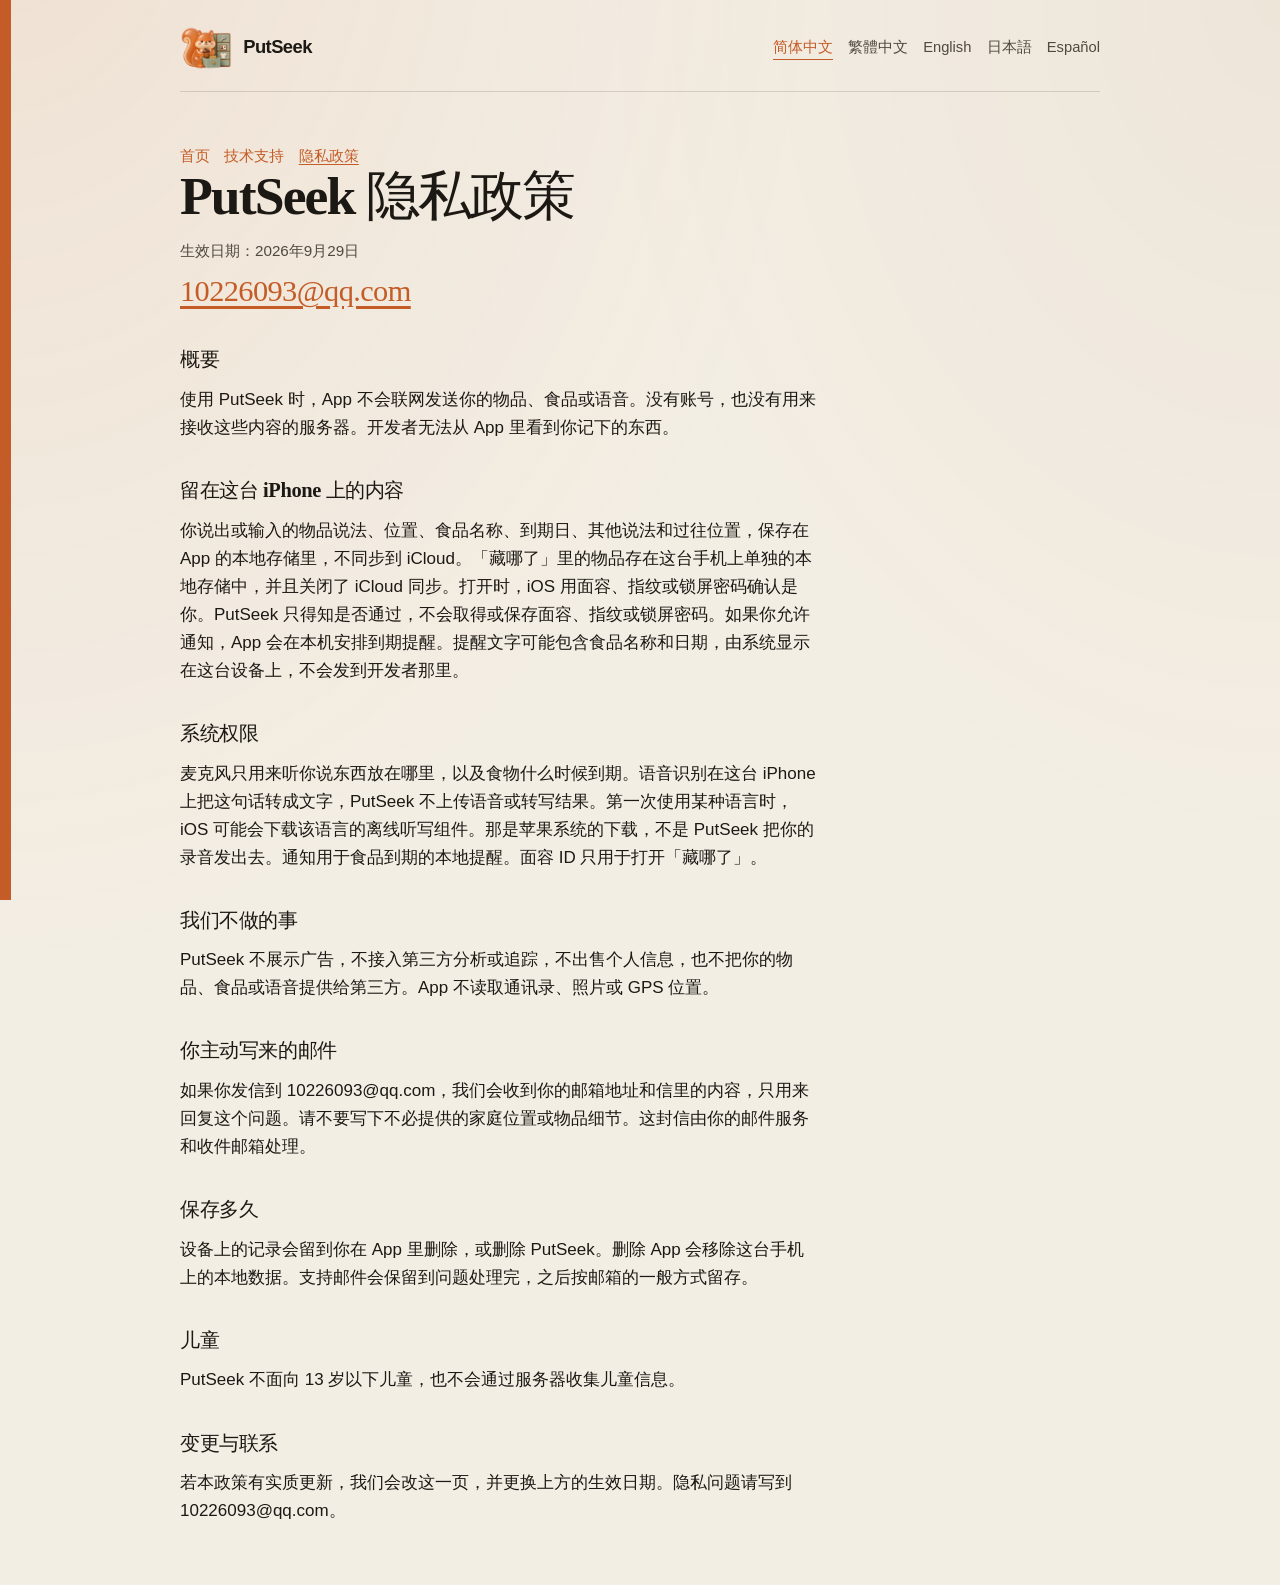
<file: privacy-policy-zh-Hans.html>
<!DOCTYPE html>
<html lang="zh-Hans">
<head>
  <meta charset="utf-8">
  <meta name="viewport" content="width=device-width, initial-scale=1">
  <title>PutSeek 隐私政策</title>
  <meta name="description" content="PutSeek 的隐私政策。物品、食品和语音只留在你的 iPhone 上。">
  <meta name="theme-color" content="#f3eee4">
  <link rel="canonical" href="https://motioncomic.github.io/PutSeek/privacy-policy-zh-Hans.html">
  <link rel="icon" href="assets/logo.png" type="image/png">
  <link rel="stylesheet" href="assets/site.css">
  <meta property="og:title" content="PutSeek 隐私政策">
  <meta property="og:description" content="PutSeek 的隐私政策。物品、食品和语音只留在你的 iPhone 上。">
  <meta property="og:type" content="website">
  <meta property="og:url" content="https://motioncomic.github.io/PutSeek/privacy-policy-zh-Hans.html">
  <link rel="alternate" hreflang="zh-Hans" href="https://motioncomic.github.io/PutSeek/privacy-policy-zh-Hans.html">
  <link rel="alternate" hreflang="zh-Hant" href="https://motioncomic.github.io/PutSeek/privacy-policy-zh-Hant.html">
  <link rel="alternate" hreflang="en" href="https://motioncomic.github.io/PutSeek/privacy-policy-en.html">
  <link rel="alternate" hreflang="ja" href="https://motioncomic.github.io/PutSeek/privacy-policy-ja.html">
  <link rel="alternate" hreflang="es" href="https://motioncomic.github.io/PutSeek/privacy-policy-es.html">
</head>
<body>
  <div class="wrap">
    <header class="top">
      <a class="brand" href="./?lang=zh">
        <img src="assets/logo.png" alt="">
        <span translate="no">PutSeek</span>
      </a>
      <nav class="langs" aria-label="语言">
      <a href="privacy-policy-zh-Hans.html" hreflang="zh-Hans" aria-current="page">简体中文</a>
      <a href="privacy-policy-zh-Hant.html" hreflang="zh-Hant">繁體中文</a>
      <a href="privacy-policy-en.html" hreflang="en">English</a>
      <a href="privacy-policy-ja.html" hreflang="ja">日本語</a>
      <a href="privacy-policy-es.html" hreflang="es">Español</a>
      </nav>
    </header>
    <main class="prose">
    <nav class="crumbs" aria-label="首页">
      <a href="./?lang=zh">首页</a>
      <a href="support-zh-Hans.html">技术支持</a>
      <a href="privacy-policy-zh-Hans.html" aria-current="page">隐私政策</a>
    </nav>

      <h1>PutSeek 隐私政策</h1>
      <p class="updated">生效日期：2026年9月29日</p>
      <p class="contact"><a href="mailto:10226093@qq.com?subject=PutSeek%20%E9%9A%90%E7%A7%81">10226093@qq.com</a></p>
      <h2>概要</h2>
      <p>使用 PutSeek 时，App 不会联网发送你的物品、食品或语音。没有账号，也没有用来接收这些内容的服务器。开发者无法从 App 里看到你记下的东西。</p>
      <h2>留在这台 iPhone 上的内容</h2>
      <p>你说出或输入的物品说法、位置、食品名称、到期日、其他说法和过往位置，保存在 App 的本地存储里，不同步到 iCloud。「藏哪了」里的物品存在这台手机上单独的本地存储中，并且关闭了 iCloud 同步。打开时，iOS 用面容、指纹或锁屏密码确认是你。PutSeek 只得知是否通过，不会取得或保存面容、指纹或锁屏密码。如果你允许通知，App 会在本机安排到期提醒。提醒文字可能包含食品名称和日期，由系统显示在这台设备上，不会发到开发者那里。</p>
      <h2>系统权限</h2>
      <p>麦克风只用来听你说东西放在哪里，以及食物什么时候到期。语音识别在这台 iPhone 上把这句话转成文字，PutSeek 不上传语音或转写结果。第一次使用某种语言时，iOS 可能会下载该语言的离线听写组件。那是苹果系统的下载，不是 PutSeek 把你的录音发出去。通知用于食品到期的本地提醒。面容 ID 只用于打开「藏哪了」。</p>
      <h2>我们不做的事</h2>
      <p>PutSeek 不展示广告，不接入第三方分析或追踪，不出售个人信息，也不把你的物品、食品或语音提供给第三方。App 不读取通讯录、照片或 GPS 位置。</p>
      <h2>你主动写来的邮件</h2>
      <p>如果你发信到 10226093@qq.com，我们会收到你的邮箱地址和信里的内容，只用来回复这个问题。请不要写下不必提供的家庭位置或物品细节。这封信由你的邮件服务和收件邮箱处理。</p>
      <h2>保存多久</h2>
      <p>设备上的记录会留到你在 App 里删除，或删除 PutSeek。删除 App 会移除这台手机上的本地数据。支持邮件会保留到问题处理完，之后按邮箱的一般方式留存。</p>
      <h2>儿童</h2>
      <p>PutSeek 不面向 13 岁以下儿童，也不会通过服务器收集儿童信息。</p>
      <h2>变更与联系</h2>
      <p>若本政策有实质更新，我们会改这一页，并更换上方的生效日期。隐私问题请写到 10226093@qq.com。</p>
    </main>
  </div>
</body>
</html>
</file>
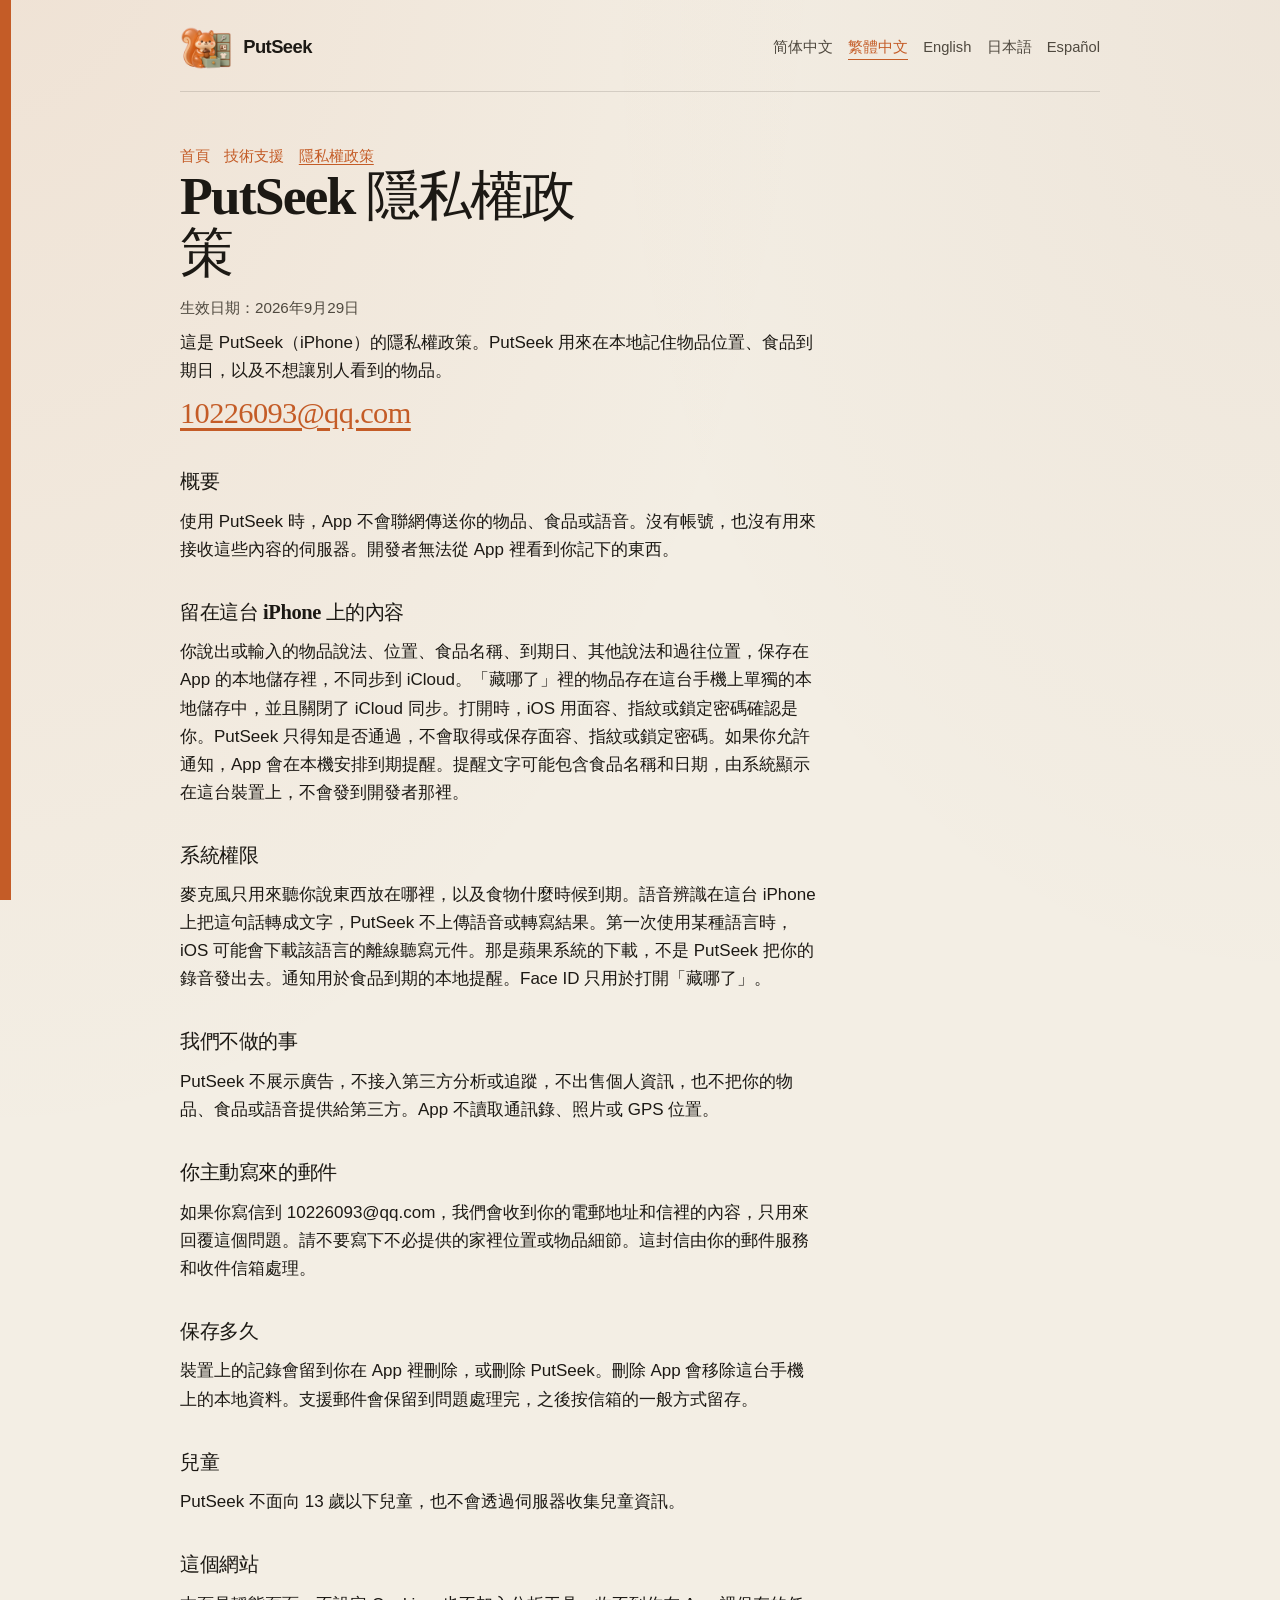
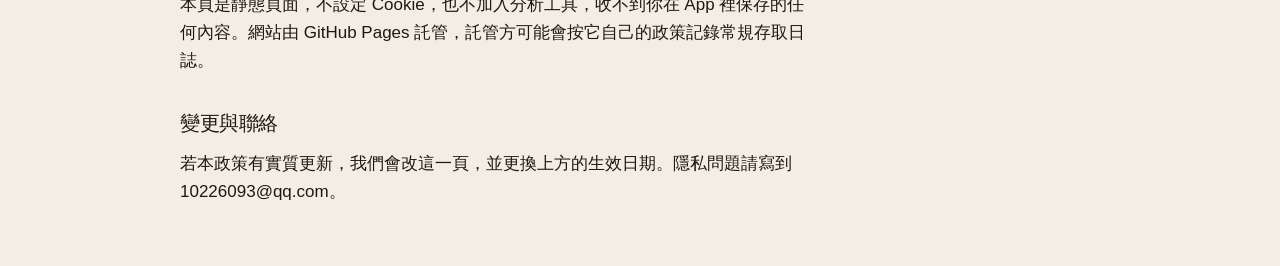
<file: privacy-policy-zh-Hant.html>
<!DOCTYPE html>
<html lang="zh-Hant">
<head>
  <meta charset="utf-8">
  <meta name="viewport" content="width=device-width, initial-scale=1">
  <title>PutSeek 隱私權政策</title>
  <meta name="description" content="PutSeek 的隱私權政策。物品、食品和語音只留在你的 iPhone 上。">
  <meta name="theme-color" content="#f3eee4">
  <link rel="canonical" href="https://motioncomic.github.io/PutSeek/privacy-policy-zh-Hant.html">
  <link rel="icon" href="assets/logo.png" type="image/png">
  <link rel="stylesheet" href="assets/site.css">
  <meta property="og:title" content="PutSeek 隱私權政策">
  <meta property="og:description" content="PutSeek 的隱私權政策。物品、食品和語音只留在你的 iPhone 上。">
  <meta property="og:type" content="website">
  <meta property="og:url" content="https://motioncomic.github.io/PutSeek/privacy-policy-zh-Hant.html">
  <link rel="alternate" hreflang="zh-Hans" href="https://motioncomic.github.io/PutSeek/privacy-policy-zh.html">
  <link rel="alternate" hreflang="zh-Hant" href="https://motioncomic.github.io/PutSeek/privacy-policy-zh-Hant.html">
  <link rel="alternate" hreflang="en" href="https://motioncomic.github.io/PutSeek/privacy-policy-en.html">
  <link rel="alternate" hreflang="ja" href="https://motioncomic.github.io/PutSeek/privacy-policy-ja.html">
  <link rel="alternate" hreflang="es" href="https://motioncomic.github.io/PutSeek/privacy-policy-es.html">
</head>
<body>
  <div class="wrap">
    <header class="top">
      <a class="brand" href="./?lang=zh-Hant">
        <img src="assets/logo.png" alt="">
        <span translate="no">PutSeek</span>
      </a>
      <nav class="langs" aria-label="語言">
      <a href="privacy-policy-zh.html" hreflang="zh-Hans">简体中文</a>
      <a href="privacy-policy-zh-Hant.html" hreflang="zh-Hant" aria-current="page">繁體中文</a>
      <a href="privacy-policy-en.html" hreflang="en">English</a>
      <a href="privacy-policy-ja.html" hreflang="ja">日本語</a>
      <a href="privacy-policy-es.html" hreflang="es">Español</a>
      </nav>
    </header>
    <main class="prose">
    <nav class="crumbs" aria-label="首頁">
      <a href="./?lang=zh-Hant">首頁</a>
      <a href="support-zh-Hant.html">技術支援</a>
      <a href="privacy-policy-zh-Hant.html" aria-current="page">隱私權政策</a>
    </nav>

      <h1>PutSeek 隱私權政策</h1>
      <p class="updated">生效日期：2026年9月29日</p>
      <p>這是 PutSeek（iPhone）的隱私權政策。PutSeek 用來在本地記住物品位置、食品到期日，以及不想讓別人看到的物品。</p>
      <p class="contact"><a href="mailto:10226093@qq.com?subject=PutSeek%20%E9%9A%B1%E7%A7%81">10226093@qq.com</a></p>
      <h2>概要</h2>
      <p>使用 PutSeek 時，App 不會聯網傳送你的物品、食品或語音。沒有帳號，也沒有用來接收這些內容的伺服器。開發者無法從 App 裡看到你記下的東西。</p>
      <h2>留在這台 iPhone 上的內容</h2>
      <p>你說出或輸入的物品說法、位置、食品名稱、到期日、其他說法和過往位置，保存在 App 的本地儲存裡，不同步到 iCloud。「藏哪了」裡的物品存在這台手機上單獨的本地儲存中，並且關閉了 iCloud 同步。打開時，iOS 用面容、指紋或鎖定密碼確認是你。PutSeek 只得知是否通過，不會取得或保存面容、指紋或鎖定密碼。如果你允許通知，App 會在本機安排到期提醒。提醒文字可能包含食品名稱和日期，由系統顯示在這台裝置上，不會發到開發者那裡。</p>
      <h2>系統權限</h2>
      <p>麥克風只用來聽你說東西放在哪裡，以及食物什麼時候到期。語音辨識在這台 iPhone 上把這句話轉成文字，PutSeek 不上傳語音或轉寫結果。第一次使用某種語言時，iOS 可能會下載該語言的離線聽寫元件。那是蘋果系統的下載，不是 PutSeek 把你的錄音發出去。通知用於食品到期的本地提醒。Face ID 只用於打開「藏哪了」。</p>
      <h2>我們不做的事</h2>
      <p>PutSeek 不展示廣告，不接入第三方分析或追蹤，不出售個人資訊，也不把你的物品、食品或語音提供給第三方。App 不讀取通訊錄、照片或 GPS 位置。</p>
      <h2>你主動寫來的郵件</h2>
      <p>如果你寫信到 10226093@qq.com，我們會收到你的電郵地址和信裡的內容，只用來回覆這個問題。請不要寫下不必提供的家裡位置或物品細節。這封信由你的郵件服務和收件信箱處理。</p>
      <h2>保存多久</h2>
      <p>裝置上的記錄會留到你在 App 裡刪除，或刪除 PutSeek。刪除 App 會移除這台手機上的本地資料。支援郵件會保留到問題處理完，之後按信箱的一般方式留存。</p>
      <h2>兒童</h2>
      <p>PutSeek 不面向 13 歲以下兒童，也不會透過伺服器收集兒童資訊。</p>
      <h2>這個網站</h2>
      <p>本頁是靜態頁面，不設定 Cookie，也不加入分析工具，收不到你在 App 裡保存的任何內容。網站由 GitHub Pages 託管，託管方可能會按它自己的政策記錄常規存取日誌。</p>
      <h2>變更與聯絡</h2>
      <p>若本政策有實質更新，我們會改這一頁，並更換上方的生效日期。隱私問題請寫到 10226093@qq.com。</p>
    </main>
  </div>
</body>
</html>
</file>
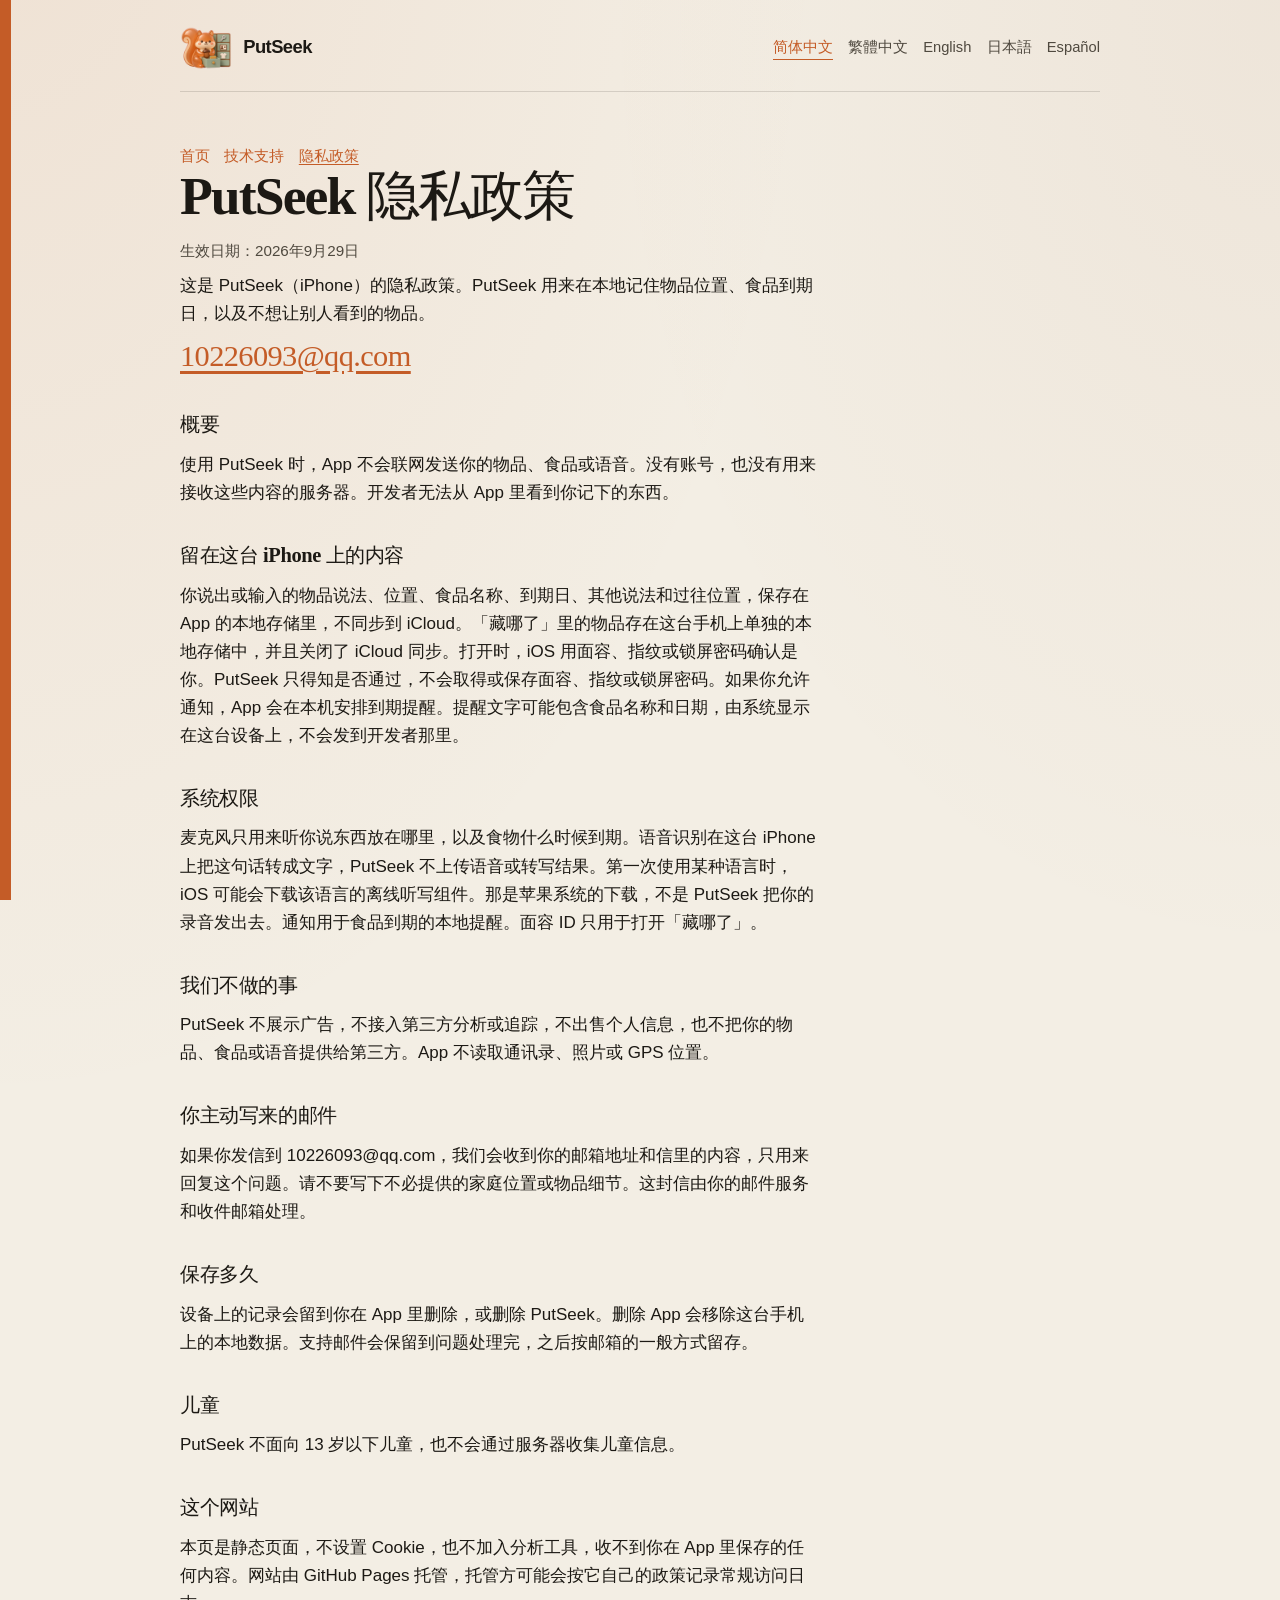
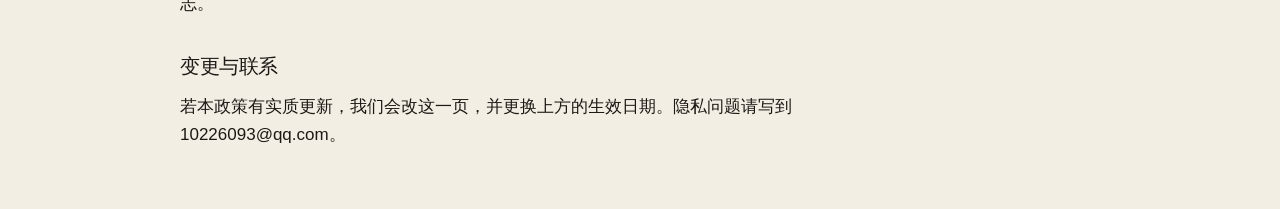
<file: privacy-policy-zh.html>
<!DOCTYPE html>
<html lang="zh-Hans">
<head>
  <meta charset="utf-8">
  <meta name="viewport" content="width=device-width, initial-scale=1">
  <title>PutSeek 隐私政策</title>
  <meta name="description" content="PutSeek 的隐私政策。物品、食品和语音只留在你的 iPhone 上。">
  <meta name="theme-color" content="#f3eee4">
  <link rel="canonical" href="https://motioncomic.github.io/PutSeek/privacy-policy-zh.html">
  <link rel="icon" href="assets/logo.png" type="image/png">
  <link rel="stylesheet" href="assets/site.css">
  <meta property="og:title" content="PutSeek 隐私政策">
  <meta property="og:description" content="PutSeek 的隐私政策。物品、食品和语音只留在你的 iPhone 上。">
  <meta property="og:type" content="website">
  <meta property="og:url" content="https://motioncomic.github.io/PutSeek/privacy-policy-zh.html">
  <link rel="alternate" hreflang="zh-Hans" href="https://motioncomic.github.io/PutSeek/privacy-policy-zh.html">
  <link rel="alternate" hreflang="zh-Hant" href="https://motioncomic.github.io/PutSeek/privacy-policy-zh-Hant.html">
  <link rel="alternate" hreflang="en" href="https://motioncomic.github.io/PutSeek/privacy-policy-en.html">
  <link rel="alternate" hreflang="ja" href="https://motioncomic.github.io/PutSeek/privacy-policy-ja.html">
  <link rel="alternate" hreflang="es" href="https://motioncomic.github.io/PutSeek/privacy-policy-es.html">
</head>
<body>
  <div class="wrap">
    <header class="top">
      <a class="brand" href="./?lang=zh">
        <img src="assets/logo.png" alt="">
        <span translate="no">PutSeek</span>
      </a>
      <nav class="langs" aria-label="语言">
      <a href="privacy-policy-zh.html" hreflang="zh-Hans" aria-current="page">简体中文</a>
      <a href="privacy-policy-zh-Hant.html" hreflang="zh-Hant">繁體中文</a>
      <a href="privacy-policy-en.html" hreflang="en">English</a>
      <a href="privacy-policy-ja.html" hreflang="ja">日本語</a>
      <a href="privacy-policy-es.html" hreflang="es">Español</a>
      </nav>
    </header>
    <main class="prose">
    <nav class="crumbs" aria-label="首页">
      <a href="./?lang=zh">首页</a>
      <a href="support-zh.html">技术支持</a>
      <a href="privacy-policy-zh.html" aria-current="page">隐私政策</a>
    </nav>

      <h1>PutSeek 隐私政策</h1>
      <p class="updated">生效日期：2026年9月29日</p>
      <p>这是 PutSeek（iPhone）的隐私政策。PutSeek 用来在本地记住物品位置、食品到期日，以及不想让别人看到的物品。</p>
      <p class="contact"><a href="mailto:10226093@qq.com?subject=PutSeek%20%E9%9A%90%E7%A7%81">10226093@qq.com</a></p>
      <h2>概要</h2>
      <p>使用 PutSeek 时，App 不会联网发送你的物品、食品或语音。没有账号，也没有用来接收这些内容的服务器。开发者无法从 App 里看到你记下的东西。</p>
      <h2>留在这台 iPhone 上的内容</h2>
      <p>你说出或输入的物品说法、位置、食品名称、到期日、其他说法和过往位置，保存在 App 的本地存储里，不同步到 iCloud。「藏哪了」里的物品存在这台手机上单独的本地存储中，并且关闭了 iCloud 同步。打开时，iOS 用面容、指纹或锁屏密码确认是你。PutSeek 只得知是否通过，不会取得或保存面容、指纹或锁屏密码。如果你允许通知，App 会在本机安排到期提醒。提醒文字可能包含食品名称和日期，由系统显示在这台设备上，不会发到开发者那里。</p>
      <h2>系统权限</h2>
      <p>麦克风只用来听你说东西放在哪里，以及食物什么时候到期。语音识别在这台 iPhone 上把这句话转成文字，PutSeek 不上传语音或转写结果。第一次使用某种语言时，iOS 可能会下载该语言的离线听写组件。那是苹果系统的下载，不是 PutSeek 把你的录音发出去。通知用于食品到期的本地提醒。面容 ID 只用于打开「藏哪了」。</p>
      <h2>我们不做的事</h2>
      <p>PutSeek 不展示广告，不接入第三方分析或追踪，不出售个人信息，也不把你的物品、食品或语音提供给第三方。App 不读取通讯录、照片或 GPS 位置。</p>
      <h2>你主动写来的邮件</h2>
      <p>如果你发信到 10226093@qq.com，我们会收到你的邮箱地址和信里的内容，只用来回复这个问题。请不要写下不必提供的家庭位置或物品细节。这封信由你的邮件服务和收件邮箱处理。</p>
      <h2>保存多久</h2>
      <p>设备上的记录会留到你在 App 里删除，或删除 PutSeek。删除 App 会移除这台手机上的本地数据。支持邮件会保留到问题处理完，之后按邮箱的一般方式留存。</p>
      <h2>儿童</h2>
      <p>PutSeek 不面向 13 岁以下儿童，也不会通过服务器收集儿童信息。</p>
      <h2>这个网站</h2>
      <p>本页是静态页面，不设置 Cookie，也不加入分析工具，收不到你在 App 里保存的任何内容。网站由 GitHub Pages 托管，托管方可能会按它自己的政策记录常规访问日志。</p>
      <h2>变更与联系</h2>
      <p>若本政策有实质更新，我们会改这一页，并更换上方的生效日期。隐私问题请写到 10226093@qq.com。</p>
    </main>
  </div>
</body>
</html>
</file>
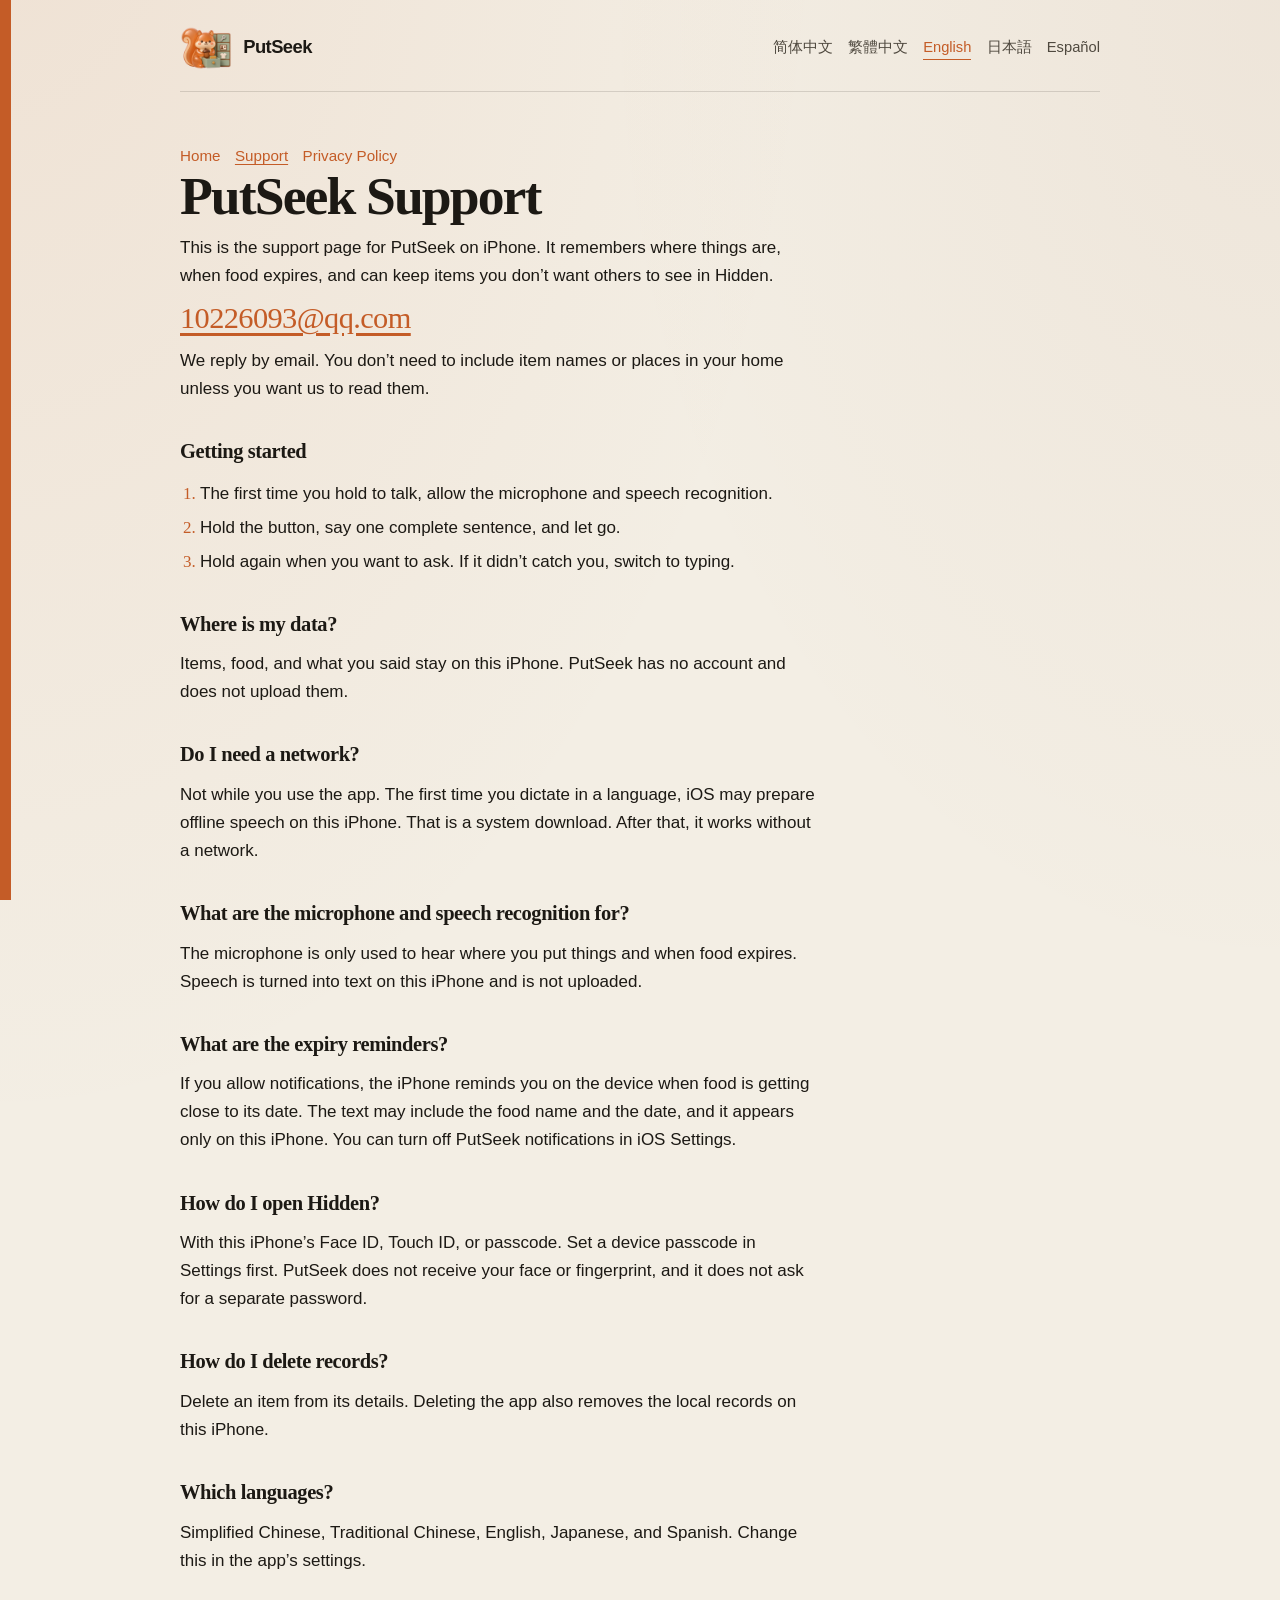
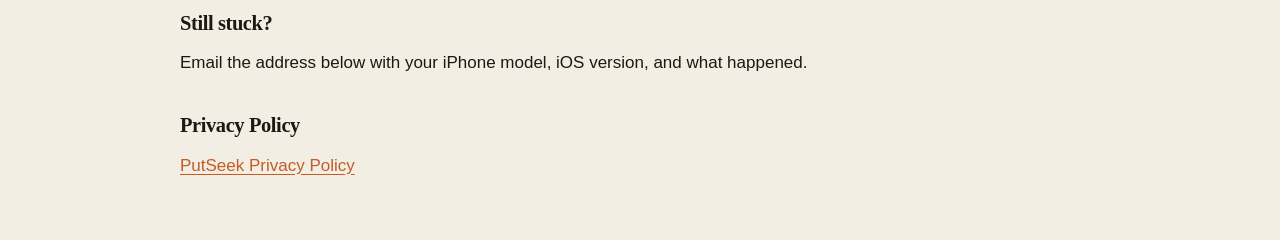
<file: support-en.html>
<!DOCTYPE html>
<html lang="en">
<head>
  <meta charset="utf-8">
  <meta name="viewport" content="width=device-width, initial-scale=1">
  <title>PutSeek Support</title>
  <meta name="description" content="Support for the PutSeek iPhone app. Email 10226093@qq.com.">
  <meta name="theme-color" content="#f3eee4">
  <link rel="canonical" href="https://motioncomic.github.io/PutSeek/support-en.html">
  <link rel="icon" href="assets/logo.png" type="image/png">
  <link rel="stylesheet" href="assets/site.css">
  <meta property="og:title" content="PutSeek Support">
  <meta property="og:description" content="Support for the PutSeek iPhone app. Email 10226093@qq.com.">
  <meta property="og:type" content="website">
  <meta property="og:url" content="https://motioncomic.github.io/PutSeek/support-en.html">
  <link rel="alternate" hreflang="zh-Hans" href="https://motioncomic.github.io/PutSeek/support-zh.html">
  <link rel="alternate" hreflang="zh-Hant" href="https://motioncomic.github.io/PutSeek/support-zh-Hant.html">
  <link rel="alternate" hreflang="en" href="https://motioncomic.github.io/PutSeek/support-en.html">
  <link rel="alternate" hreflang="ja" href="https://motioncomic.github.io/PutSeek/support-ja.html">
  <link rel="alternate" hreflang="es" href="https://motioncomic.github.io/PutSeek/support-es.html">
</head>
<body>
  <div class="wrap">
    <header class="top">
      <a class="brand" href="./?lang=en">
        <img src="assets/logo.png" alt="">
        <span translate="no">PutSeek</span>
      </a>
      <nav class="langs" aria-label="Language">
      <a href="support-zh.html" hreflang="zh-Hans">简体中文</a>
      <a href="support-zh-Hant.html" hreflang="zh-Hant">繁體中文</a>
      <a href="support-en.html" hreflang="en" aria-current="page">English</a>
      <a href="support-ja.html" hreflang="ja">日本語</a>
      <a href="support-es.html" hreflang="es">Español</a>
      </nav>
    </header>
    <main class="prose">
    <nav class="crumbs" aria-label="Home">
      <a href="./?lang=en">Home</a>
      <a href="support-en.html" aria-current="page">Support</a>
      <a href="privacy-policy-en.html">Privacy Policy</a>
    </nav>

      <h1>PutSeek Support</h1>
      <p>This is the support page for PutSeek on iPhone. It remembers where things are, when food expires, and can keep items you don’t want others to see in Hidden.</p>
      <p class="contact"><a href="mailto:10226093@qq.com?subject=PutSeek%20support">10226093@qq.com</a></p>
      <p>We reply by email. You don’t need to include item names or places in your home unless you want us to read them.</p>
      <h2>Getting started</h2>
      <ol>
        <li>The first time you hold to talk, allow the microphone and speech recognition.</li>
        <li>Hold the button, say one complete sentence, and let go.</li>
        <li>Hold again when you want to ask. If it didn’t catch you, switch to typing.</li>
      </ol>
      <h2>Where is my data?</h2>
      <p>Items, food, and what you said stay on this iPhone. PutSeek has no account and does not upload them.</p>
      <h2>Do I need a network?</h2>
      <p>Not while you use the app. The first time you dictate in a language, iOS may prepare offline speech on this iPhone. That is a system download. After that, it works without a network.</p>
      <h2>What are the microphone and speech recognition for?</h2>
      <p>The microphone is only used to hear where you put things and when food expires. Speech is turned into text on this iPhone and is not uploaded.</p>
      <h2>What are the expiry reminders?</h2>
      <p>If you allow notifications, the iPhone reminds you on the device when food is getting close to its date. The text may include the food name and the date, and it appears only on this iPhone. You can turn off PutSeek notifications in iOS Settings.</p>
      <h2>How do I open Hidden?</h2>
      <p>With this iPhone’s Face ID, Touch ID, or passcode. Set a device passcode in Settings first. PutSeek does not receive your face or fingerprint, and it does not ask for a separate password.</p>
      <h2>How do I delete records?</h2>
      <p>Delete an item from its details. Deleting the app also removes the local records on this iPhone.</p>
      <h2>Which languages?</h2>
      <p>Simplified Chinese, Traditional Chinese, English, Japanese, and Spanish. Change this in the app’s settings.</p>
      <h2>Still stuck?</h2>
      <p>Email the address below with your iPhone model, iOS version, and what happened.</p>
      <h2>Privacy Policy</h2>
      <p><a href="privacy-policy-en.html">PutSeek Privacy Policy</a></p>
    </main>
  </div>
</body>
</html>
</file>
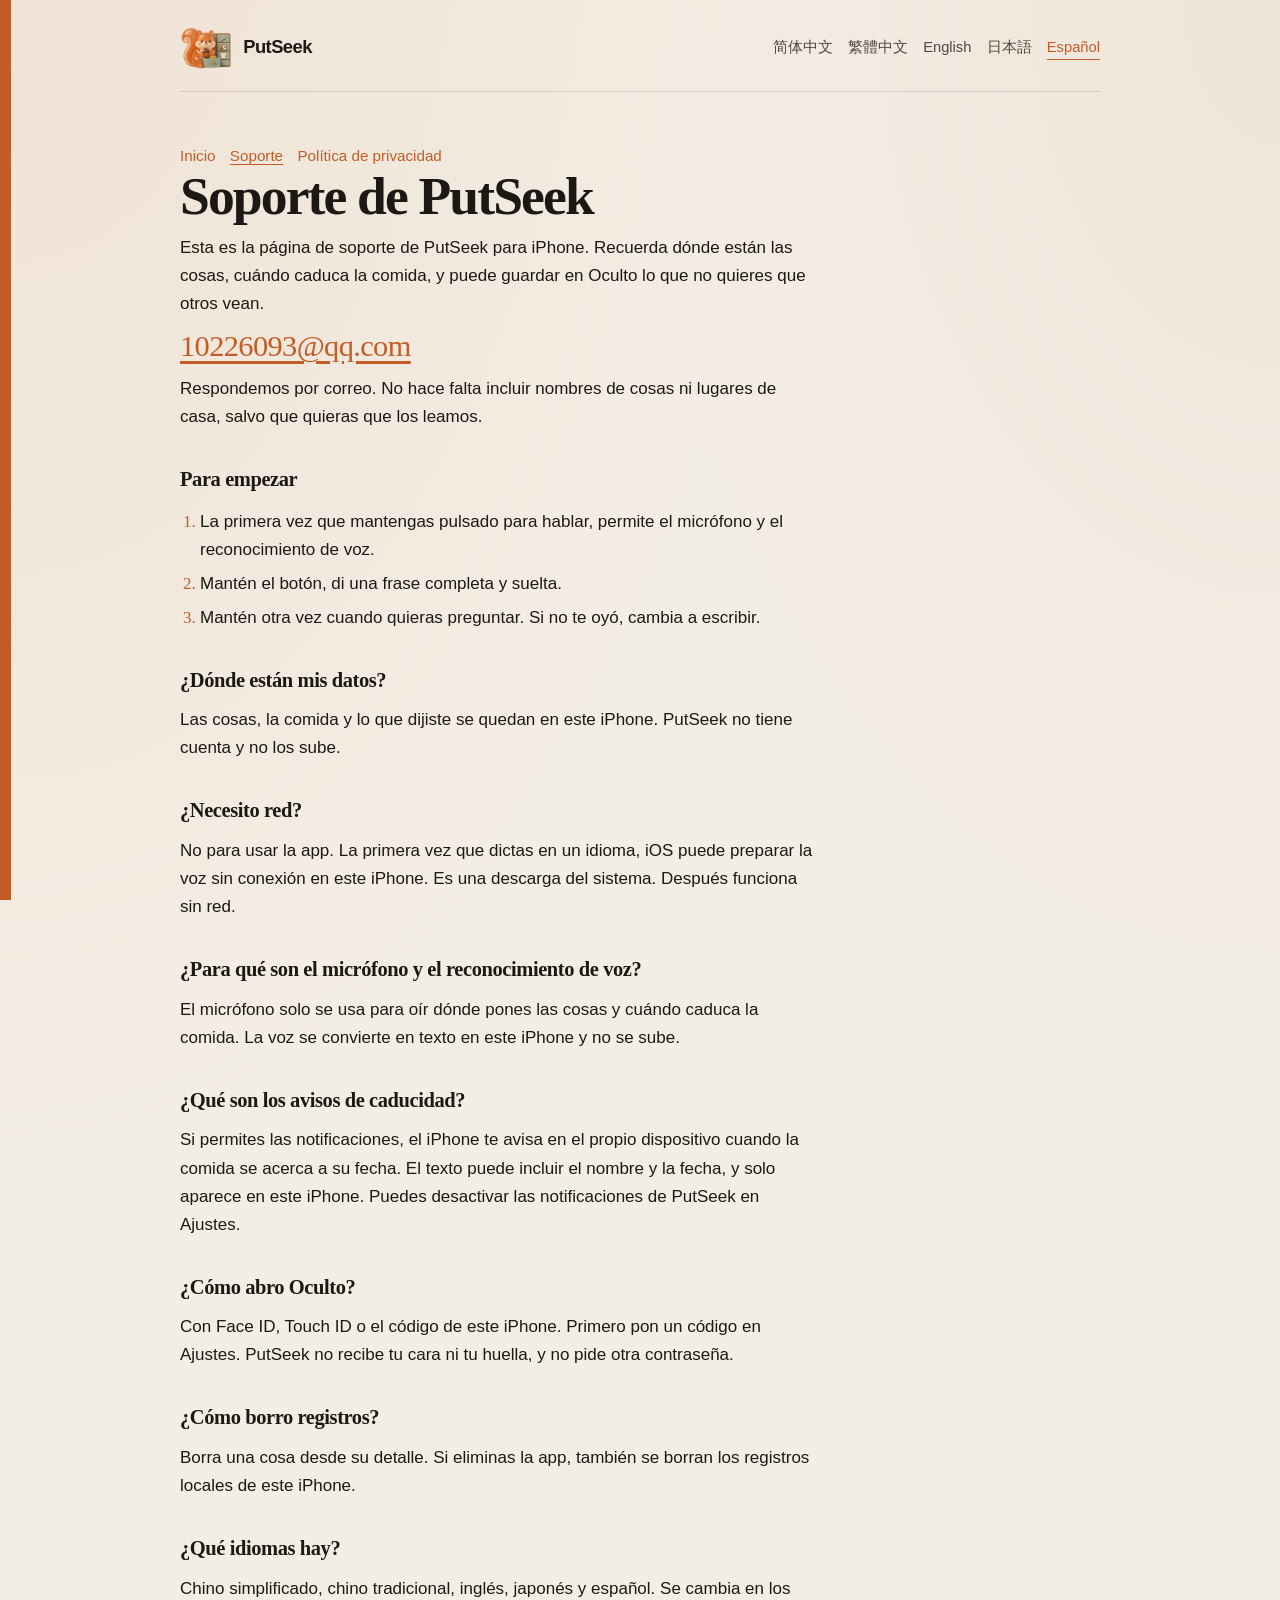
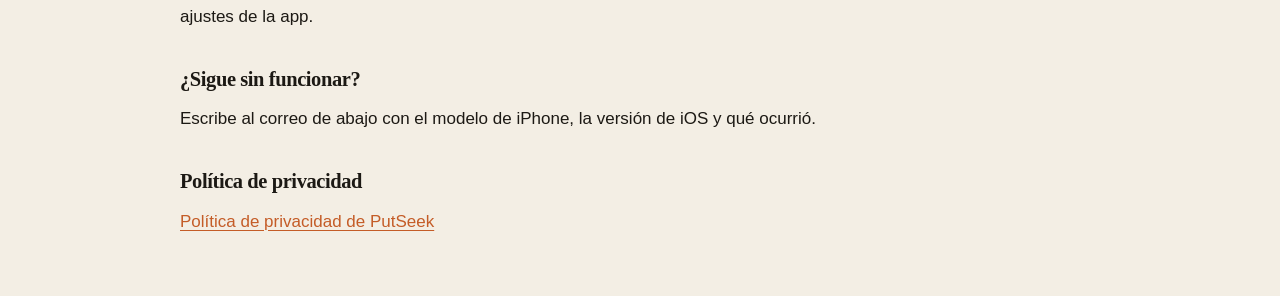
<file: support-es.html>
<!DOCTYPE html>
<html lang="es">
<head>
  <meta charset="utf-8">
  <meta name="viewport" content="width=device-width, initial-scale=1">
  <title>Soporte de PutSeek</title>
  <meta name="description" content="Soporte de la app PutSeek para iPhone. Escribe a 10226093@qq.com.">
  <meta name="theme-color" content="#f3eee4">
  <link rel="canonical" href="https://motioncomic.github.io/PutSeek/support-es.html">
  <link rel="icon" href="assets/logo.png" type="image/png">
  <link rel="stylesheet" href="assets/site.css">
  <meta property="og:title" content="Soporte de PutSeek">
  <meta property="og:description" content="Soporte de la app PutSeek para iPhone. Escribe a 10226093@qq.com.">
  <meta property="og:type" content="website">
  <meta property="og:url" content="https://motioncomic.github.io/PutSeek/support-es.html">
  <link rel="alternate" hreflang="zh-Hans" href="https://motioncomic.github.io/PutSeek/support-zh.html">
  <link rel="alternate" hreflang="zh-Hant" href="https://motioncomic.github.io/PutSeek/support-zh-Hant.html">
  <link rel="alternate" hreflang="en" href="https://motioncomic.github.io/PutSeek/support-en.html">
  <link rel="alternate" hreflang="ja" href="https://motioncomic.github.io/PutSeek/support-ja.html">
  <link rel="alternate" hreflang="es" href="https://motioncomic.github.io/PutSeek/support-es.html">
</head>
<body>
  <div class="wrap">
    <header class="top">
      <a class="brand" href="./?lang=es">
        <img src="assets/logo.png" alt="">
        <span translate="no">PutSeek</span>
      </a>
      <nav class="langs" aria-label="Idioma">
      <a href="support-zh.html" hreflang="zh-Hans">简体中文</a>
      <a href="support-zh-Hant.html" hreflang="zh-Hant">繁體中文</a>
      <a href="support-en.html" hreflang="en">English</a>
      <a href="support-ja.html" hreflang="ja">日本語</a>
      <a href="support-es.html" hreflang="es" aria-current="page">Español</a>
      </nav>
    </header>
    <main class="prose">
    <nav class="crumbs" aria-label="Inicio">
      <a href="./?lang=es">Inicio</a>
      <a href="support-es.html" aria-current="page">Soporte</a>
      <a href="privacy-policy-es.html">Política de privacidad</a>
    </nav>

      <h1>Soporte de PutSeek</h1>
      <p>Esta es la página de soporte de PutSeek para iPhone. Recuerda dónde están las cosas, cuándo caduca la comida, y puede guardar en Oculto lo que no quieres que otros vean.</p>
      <p class="contact"><a href="mailto:10226093@qq.com?subject=Soporte%20de%20PutSeek">10226093@qq.com</a></p>
      <p>Respondemos por correo. No hace falta incluir nombres de cosas ni lugares de casa, salvo que quieras que los leamos.</p>
      <h2>Para empezar</h2>
      <ol>
        <li>La primera vez que mantengas pulsado para hablar, permite el micrófono y el reconocimiento de voz.</li>
        <li>Mantén el botón, di una frase completa y suelta.</li>
        <li>Mantén otra vez cuando quieras preguntar. Si no te oyó, cambia a escribir.</li>
      </ol>
      <h2>¿Dónde están mis datos?</h2>
      <p>Las cosas, la comida y lo que dijiste se quedan en este iPhone. PutSeek no tiene cuenta y no los sube.</p>
      <h2>¿Necesito red?</h2>
      <p>No para usar la app. La primera vez que dictas en un idioma, iOS puede preparar la voz sin conexión en este iPhone. Es una descarga del sistema. Después funciona sin red.</p>
      <h2>¿Para qué son el micrófono y el reconocimiento de voz?</h2>
      <p>El micrófono solo se usa para oír dónde pones las cosas y cuándo caduca la comida. La voz se convierte en texto en este iPhone y no se sube.</p>
      <h2>¿Qué son los avisos de caducidad?</h2>
      <p>Si permites las notificaciones, el iPhone te avisa en el propio dispositivo cuando la comida se acerca a su fecha. El texto puede incluir el nombre y la fecha, y solo aparece en este iPhone. Puedes desactivar las notificaciones de PutSeek en Ajustes.</p>
      <h2>¿Cómo abro Oculto?</h2>
      <p>Con Face ID, Touch ID o el código de este iPhone. Primero pon un código en Ajustes. PutSeek no recibe tu cara ni tu huella, y no pide otra contraseña.</p>
      <h2>¿Cómo borro registros?</h2>
      <p>Borra una cosa desde su detalle. Si eliminas la app, también se borran los registros locales de este iPhone.</p>
      <h2>¿Qué idiomas hay?</h2>
      <p>Chino simplificado, chino tradicional, inglés, japonés y español. Se cambia en los ajustes de la app.</p>
      <h2>¿Sigue sin funcionar?</h2>
      <p>Escribe al correo de abajo con el modelo de iPhone, la versión de iOS y qué ocurrió.</p>
      <h2>Política de privacidad</h2>
      <p><a href="privacy-policy-es.html">Política de privacidad de PutSeek</a></p>
    </main>
  </div>
</body>
</html>
</file>
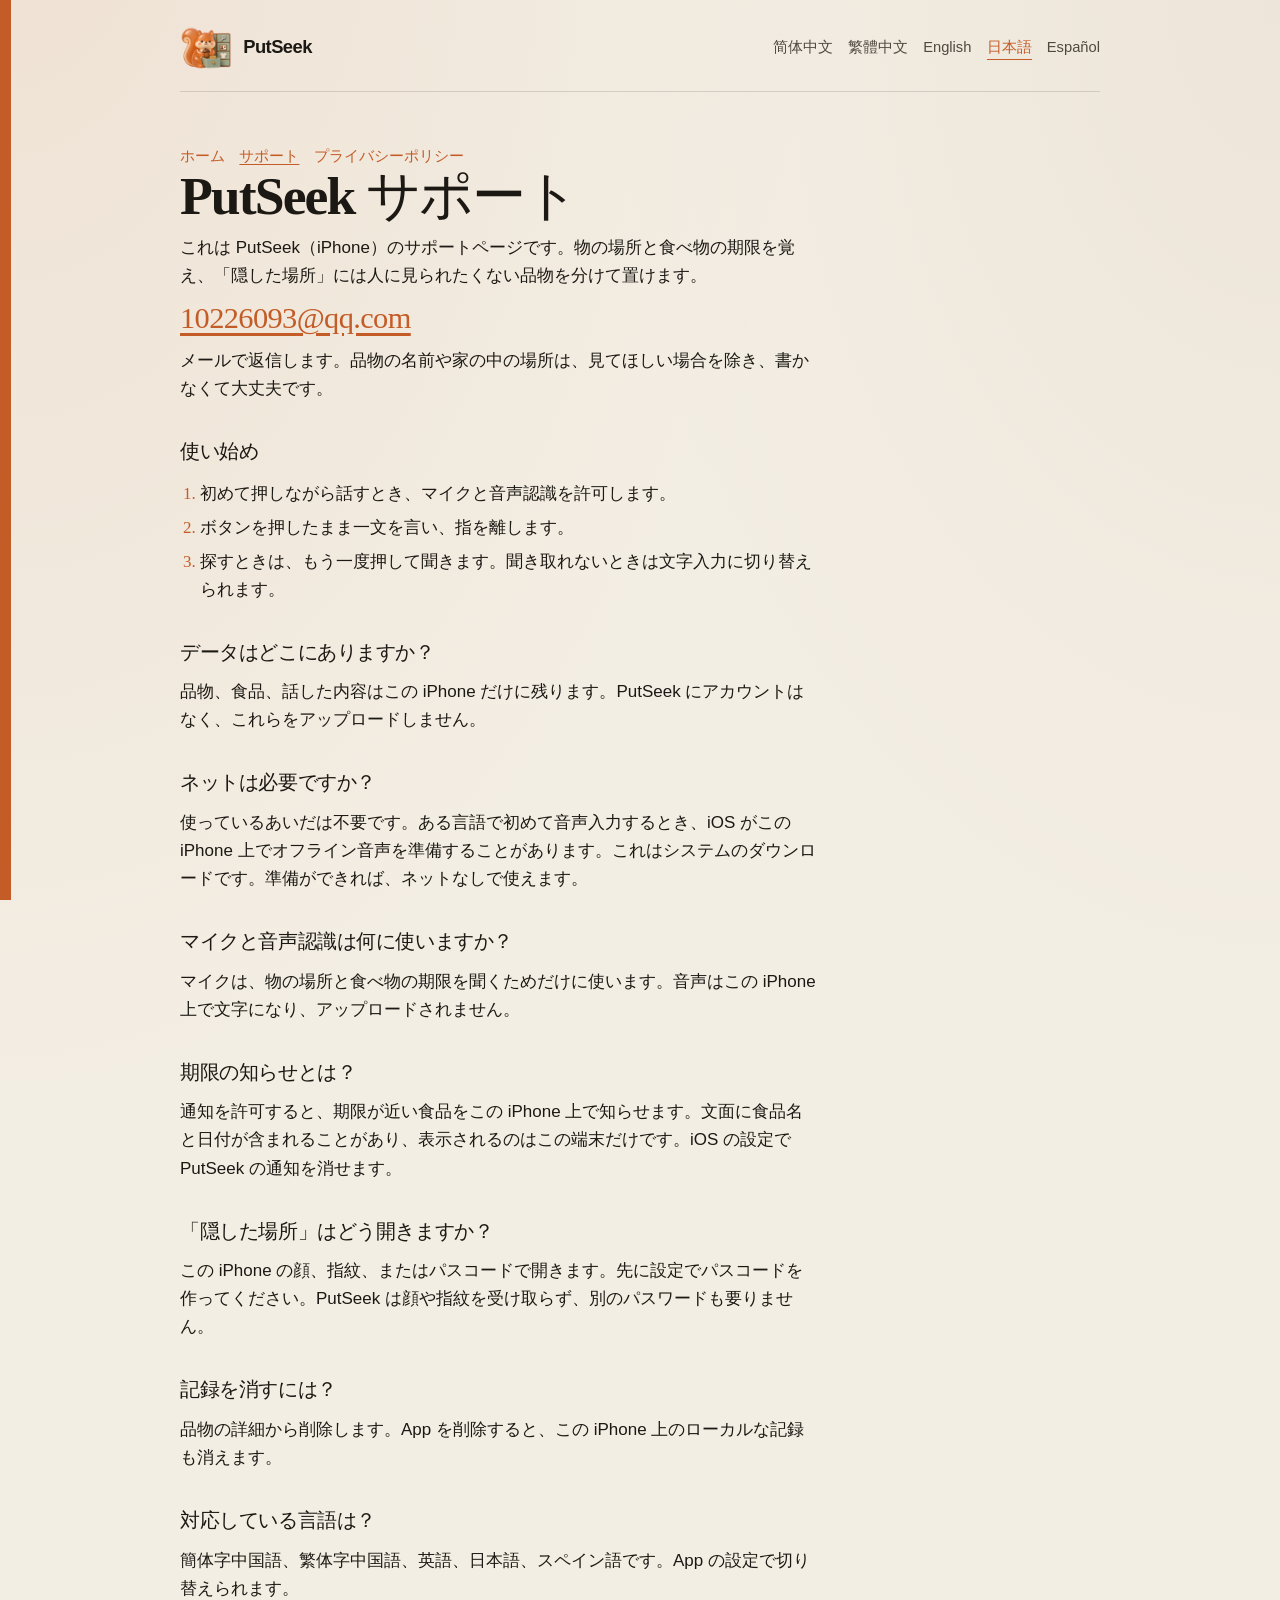
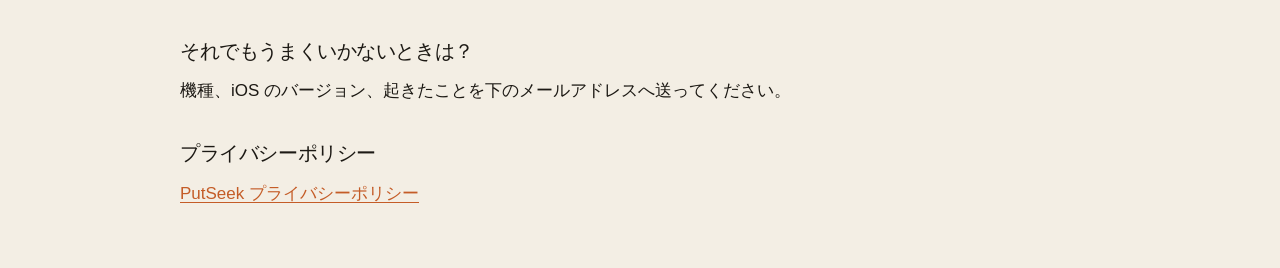
<file: support-ja.html>
<!DOCTYPE html>
<html lang="ja">
<head>
  <meta charset="utf-8">
  <meta name="viewport" content="width=device-width, initial-scale=1">
  <title>PutSeek サポート</title>
  <meta name="description" content="PutSeek iPhone アプリのサポートです。10226093@qq.com までメールしてください。">
  <meta name="theme-color" content="#f3eee4">
  <link rel="canonical" href="https://motioncomic.github.io/PutSeek/support-ja.html">
  <link rel="icon" href="assets/logo.png" type="image/png">
  <link rel="stylesheet" href="assets/site.css">
  <meta property="og:title" content="PutSeek サポート">
  <meta property="og:description" content="PutSeek iPhone アプリのサポートです。10226093@qq.com までメールしてください。">
  <meta property="og:type" content="website">
  <meta property="og:url" content="https://motioncomic.github.io/PutSeek/support-ja.html">
  <link rel="alternate" hreflang="zh-Hans" href="https://motioncomic.github.io/PutSeek/support-zh.html">
  <link rel="alternate" hreflang="zh-Hant" href="https://motioncomic.github.io/PutSeek/support-zh-Hant.html">
  <link rel="alternate" hreflang="en" href="https://motioncomic.github.io/PutSeek/support-en.html">
  <link rel="alternate" hreflang="ja" href="https://motioncomic.github.io/PutSeek/support-ja.html">
  <link rel="alternate" hreflang="es" href="https://motioncomic.github.io/PutSeek/support-es.html">
</head>
<body>
  <div class="wrap">
    <header class="top">
      <a class="brand" href="./?lang=ja">
        <img src="assets/logo.png" alt="">
        <span translate="no">PutSeek</span>
      </a>
      <nav class="langs" aria-label="言語">
      <a href="support-zh.html" hreflang="zh-Hans">简体中文</a>
      <a href="support-zh-Hant.html" hreflang="zh-Hant">繁體中文</a>
      <a href="support-en.html" hreflang="en">English</a>
      <a href="support-ja.html" hreflang="ja" aria-current="page">日本語</a>
      <a href="support-es.html" hreflang="es">Español</a>
      </nav>
    </header>
    <main class="prose">
    <nav class="crumbs" aria-label="ホーム">
      <a href="./?lang=ja">ホーム</a>
      <a href="support-ja.html" aria-current="page">サポート</a>
      <a href="privacy-policy-ja.html">プライバシーポリシー</a>
    </nav>

      <h1>PutSeek サポート</h1>
      <p>これは PutSeek（iPhone）のサポートページです。物の場所と食べ物の期限を覚え、「隠した場所」には人に見られたくない品物を分けて置けます。</p>
      <p class="contact"><a href="mailto:10226093@qq.com?subject=PutSeek%20%E3%82%B5%E3%83%9D%E3%83%BC%E3%83%88">10226093@qq.com</a></p>
      <p>メールで返信します。品物の名前や家の中の場所は、見てほしい場合を除き、書かなくて大丈夫です。</p>
      <h2>使い始め</h2>
      <ol>
        <li>初めて押しながら話すとき、マイクと音声認識を許可します。</li>
        <li>ボタンを押したまま一文を言い、指を離します。</li>
        <li>探すときは、もう一度押して聞きます。聞き取れないときは文字入力に切り替えられます。</li>
      </ol>
      <h2>データはどこにありますか？</h2>
      <p>品物、食品、話した内容はこの iPhone だけに残ります。PutSeek にアカウントはなく、これらをアップロードしません。</p>
      <h2>ネットは必要ですか？</h2>
      <p>使っているあいだは不要です。ある言語で初めて音声入力するとき、iOS がこの iPhone 上でオフライン音声を準備することがあります。これはシステムのダウンロードです。準備ができれば、ネットなしで使えます。</p>
      <h2>マイクと音声認識は何に使いますか？</h2>
      <p>マイクは、物の場所と食べ物の期限を聞くためだけに使います。音声はこの iPhone 上で文字になり、アップロードされません。</p>
      <h2>期限の知らせとは？</h2>
      <p>通知を許可すると、期限が近い食品をこの iPhone 上で知らせます。文面に食品名と日付が含まれることがあり、表示されるのはこの端末だけです。iOS の設定で PutSeek の通知を消せます。</p>
      <h2>「隠した場所」はどう開きますか？</h2>
      <p>この iPhone の顔、指紋、またはパスコードで開きます。先に設定でパスコードを作ってください。PutSeek は顔や指紋を受け取らず、別のパスワードも要りません。</p>
      <h2>記録を消すには？</h2>
      <p>品物の詳細から削除します。App を削除すると、この iPhone 上のローカルな記録も消えます。</p>
      <h2>対応している言語は？</h2>
      <p>簡体字中国語、繁体字中国語、英語、日本語、スペイン語です。App の設定で切り替えられます。</p>
      <h2>それでもうまくいかないときは？</h2>
      <p>機種、iOS のバージョン、起きたことを下のメールアドレスへ送ってください。</p>
      <h2>プライバシーポリシー</h2>
      <p><a href="privacy-policy-ja.html">PutSeek プライバシーポリシー</a></p>
    </main>
  </div>
</body>
</html>
</file>
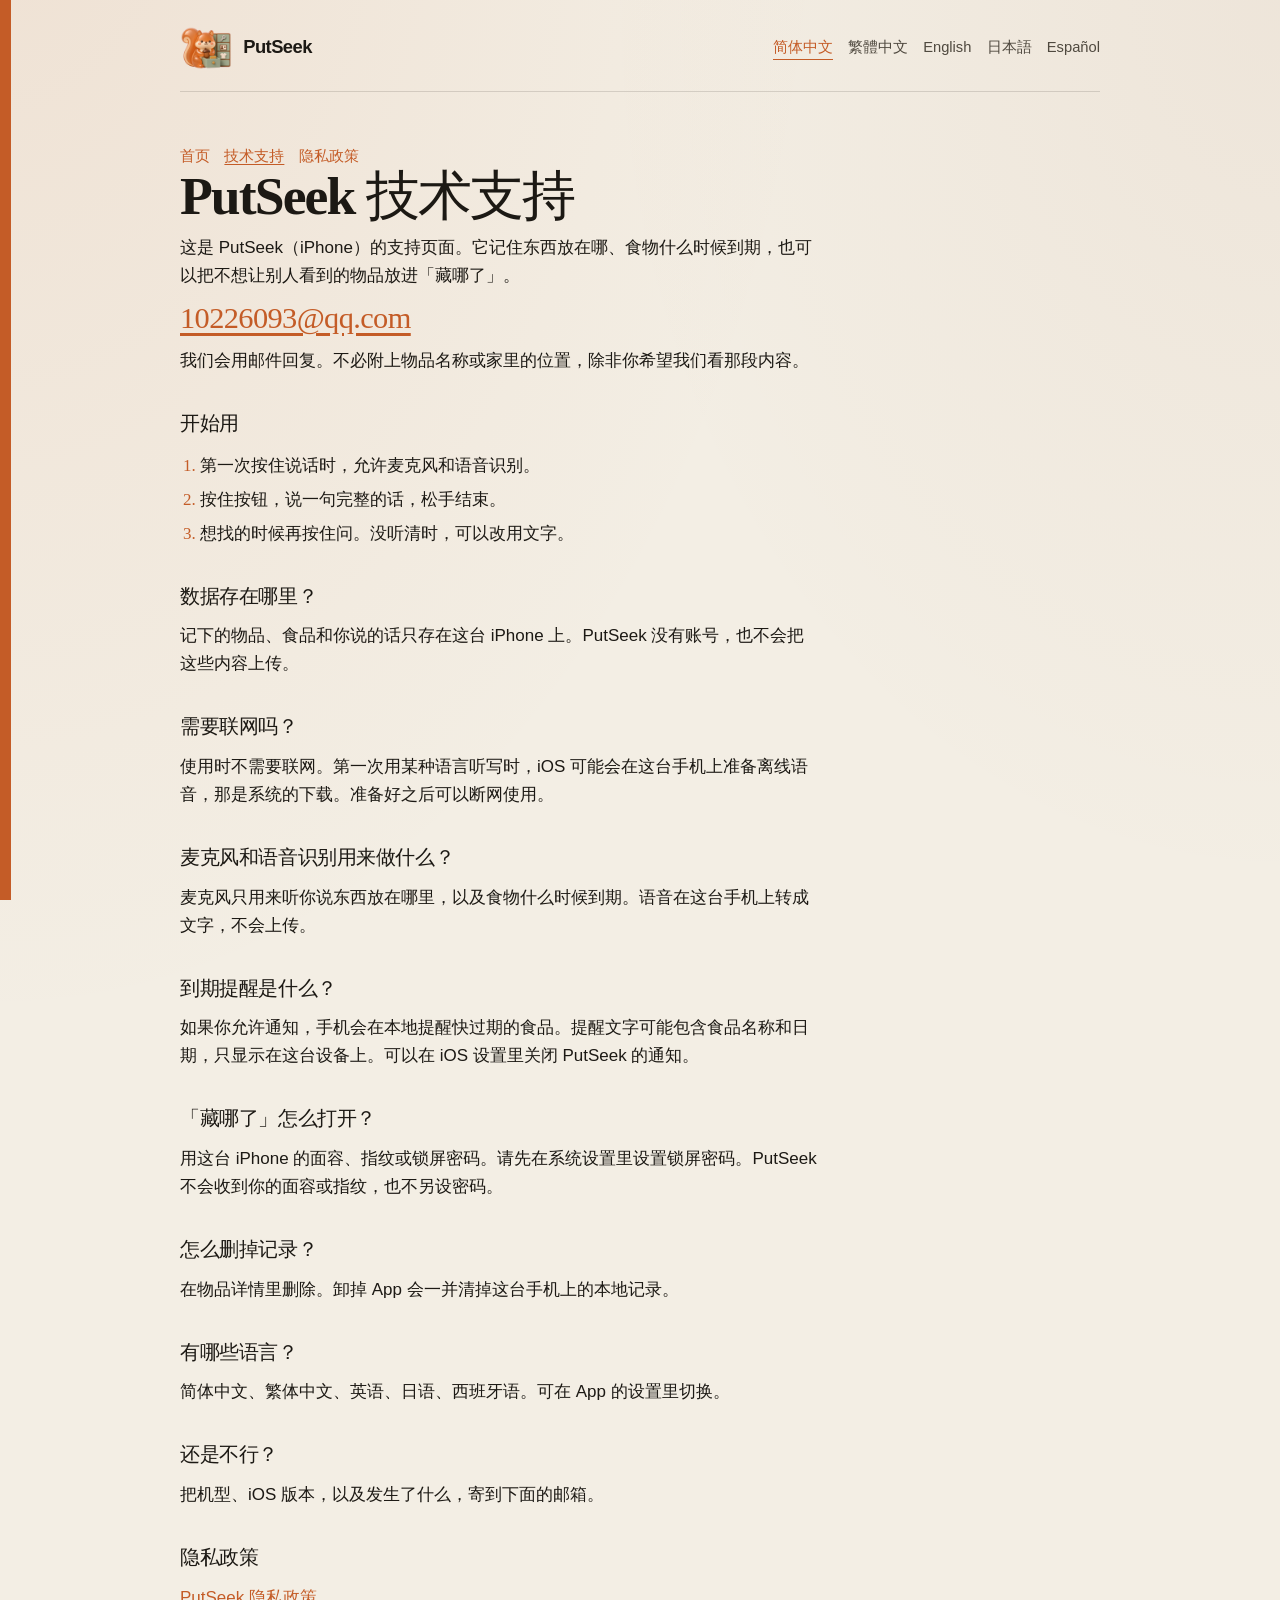
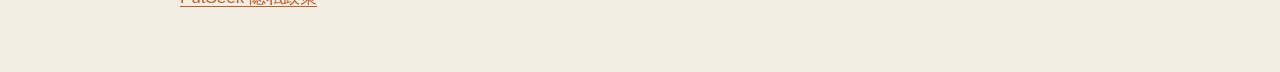
<file: support-zh-Hans.html>
<!DOCTYPE html>
<html lang="zh-Hans">
<head>
  <meta charset="utf-8">
  <meta name="viewport" content="width=device-width, initial-scale=1">
  <title>PutSeek 技术支持</title>
  <meta name="description" content="PutSeek iPhone 应用的技术支持。写信到 10226093@qq.com。">
  <meta name="theme-color" content="#f3eee4">
  <link rel="canonical" href="https://motioncomic.github.io/PutSeek/support-zh-Hans.html">
  <link rel="icon" href="assets/logo.png" type="image/png">
  <link rel="stylesheet" href="assets/site.css">
  <meta property="og:title" content="PutSeek 技术支持">
  <meta property="og:description" content="PutSeek iPhone 应用的技术支持。写信到 10226093@qq.com。">
  <meta property="og:type" content="website">
  <meta property="og:url" content="https://motioncomic.github.io/PutSeek/support-zh-Hans.html">
  <link rel="alternate" hreflang="zh-Hans" href="https://motioncomic.github.io/PutSeek/support-zh-Hans.html">
  <link rel="alternate" hreflang="zh-Hant" href="https://motioncomic.github.io/PutSeek/support-zh-Hant.html">
  <link rel="alternate" hreflang="en" href="https://motioncomic.github.io/PutSeek/support-en.html">
  <link rel="alternate" hreflang="ja" href="https://motioncomic.github.io/PutSeek/support-ja.html">
  <link rel="alternate" hreflang="es" href="https://motioncomic.github.io/PutSeek/support-es.html">
</head>
<body>
  <div class="wrap">
    <header class="top">
      <a class="brand" href="./?lang=zh">
        <img src="assets/logo.png" alt="">
        <span translate="no">PutSeek</span>
      </a>
      <nav class="langs" aria-label="语言">
      <a href="support-zh-Hans.html" hreflang="zh-Hans" aria-current="page">简体中文</a>
      <a href="support-zh-Hant.html" hreflang="zh-Hant">繁體中文</a>
      <a href="support-en.html" hreflang="en">English</a>
      <a href="support-ja.html" hreflang="ja">日本語</a>
      <a href="support-es.html" hreflang="es">Español</a>
      </nav>
    </header>
    <main class="prose">
    <nav class="crumbs" aria-label="首页">
      <a href="./?lang=zh">首页</a>
      <a href="support-zh-Hans.html" aria-current="page">技术支持</a>
      <a href="privacy-policy-zh-Hans.html">隐私政策</a>
    </nav>

      <h1>PutSeek 技术支持</h1>
      <p>这是 PutSeek（iPhone）的支持页面。它记住东西放在哪、食物什么时候到期，也可以把不想让别人看到的物品放进「藏哪了」。</p>
      <p class="contact"><a href="mailto:10226093@qq.com?subject=PutSeek%20%E6%8A%80%E6%9C%AF%E6%94%AF%E6%8C%81">10226093@qq.com</a></p>
      <p>我们会用邮件回复。不必附上物品名称或家里的位置，除非你希望我们看那段内容。</p>
      <h2>开始用</h2>
      <ol>
        <li>第一次按住说话时，允许麦克风和语音识别。</li>
        <li>按住按钮，说一句完整的话，松手结束。</li>
        <li>想找的时候再按住问。没听清时，可以改用文字。</li>
      </ol>
      <h2>数据存在哪里？</h2>
      <p>记下的物品、食品和你说的话只存在这台 iPhone 上。PutSeek 没有账号，也不会把这些内容上传。</p>
      <h2>需要联网吗？</h2>
      <p>使用时不需要联网。第一次用某种语言听写时，iOS 可能会在这台手机上准备离线语音，那是系统的下载。准备好之后可以断网使用。</p>
      <h2>麦克风和语音识别用来做什么？</h2>
      <p>麦克风只用来听你说东西放在哪里，以及食物什么时候到期。语音在这台手机上转成文字，不会上传。</p>
      <h2>到期提醒是什么？</h2>
      <p>如果你允许通知，手机会在本地提醒快过期的食品。提醒文字可能包含食品名称和日期，只显示在这台设备上。可以在 iOS 设置里关闭 PutSeek 的通知。</p>
      <h2>「藏哪了」怎么打开？</h2>
      <p>用这台 iPhone 的面容、指纹或锁屏密码。请先在系统设置里设置锁屏密码。PutSeek 不会收到你的面容或指纹，也不另设密码。</p>
      <h2>怎么删掉记录？</h2>
      <p>在物品详情里删除。卸掉 App 会一并清掉这台手机上的本地记录。</p>
      <h2>有哪些语言？</h2>
      <p>简体中文、繁体中文、英语、日语、西班牙语。可在 App 的设置里切换。</p>
      <h2>还是不行？</h2>
      <p>把机型、iOS 版本，以及发生了什么，寄到下面的邮箱。</p>
      <h2>隐私政策</h2>
      <p><a href="privacy-policy-zh-Hans.html">PutSeek 隐私政策</a></p>
    </main>
  </div>
</body>
</html>
</file>
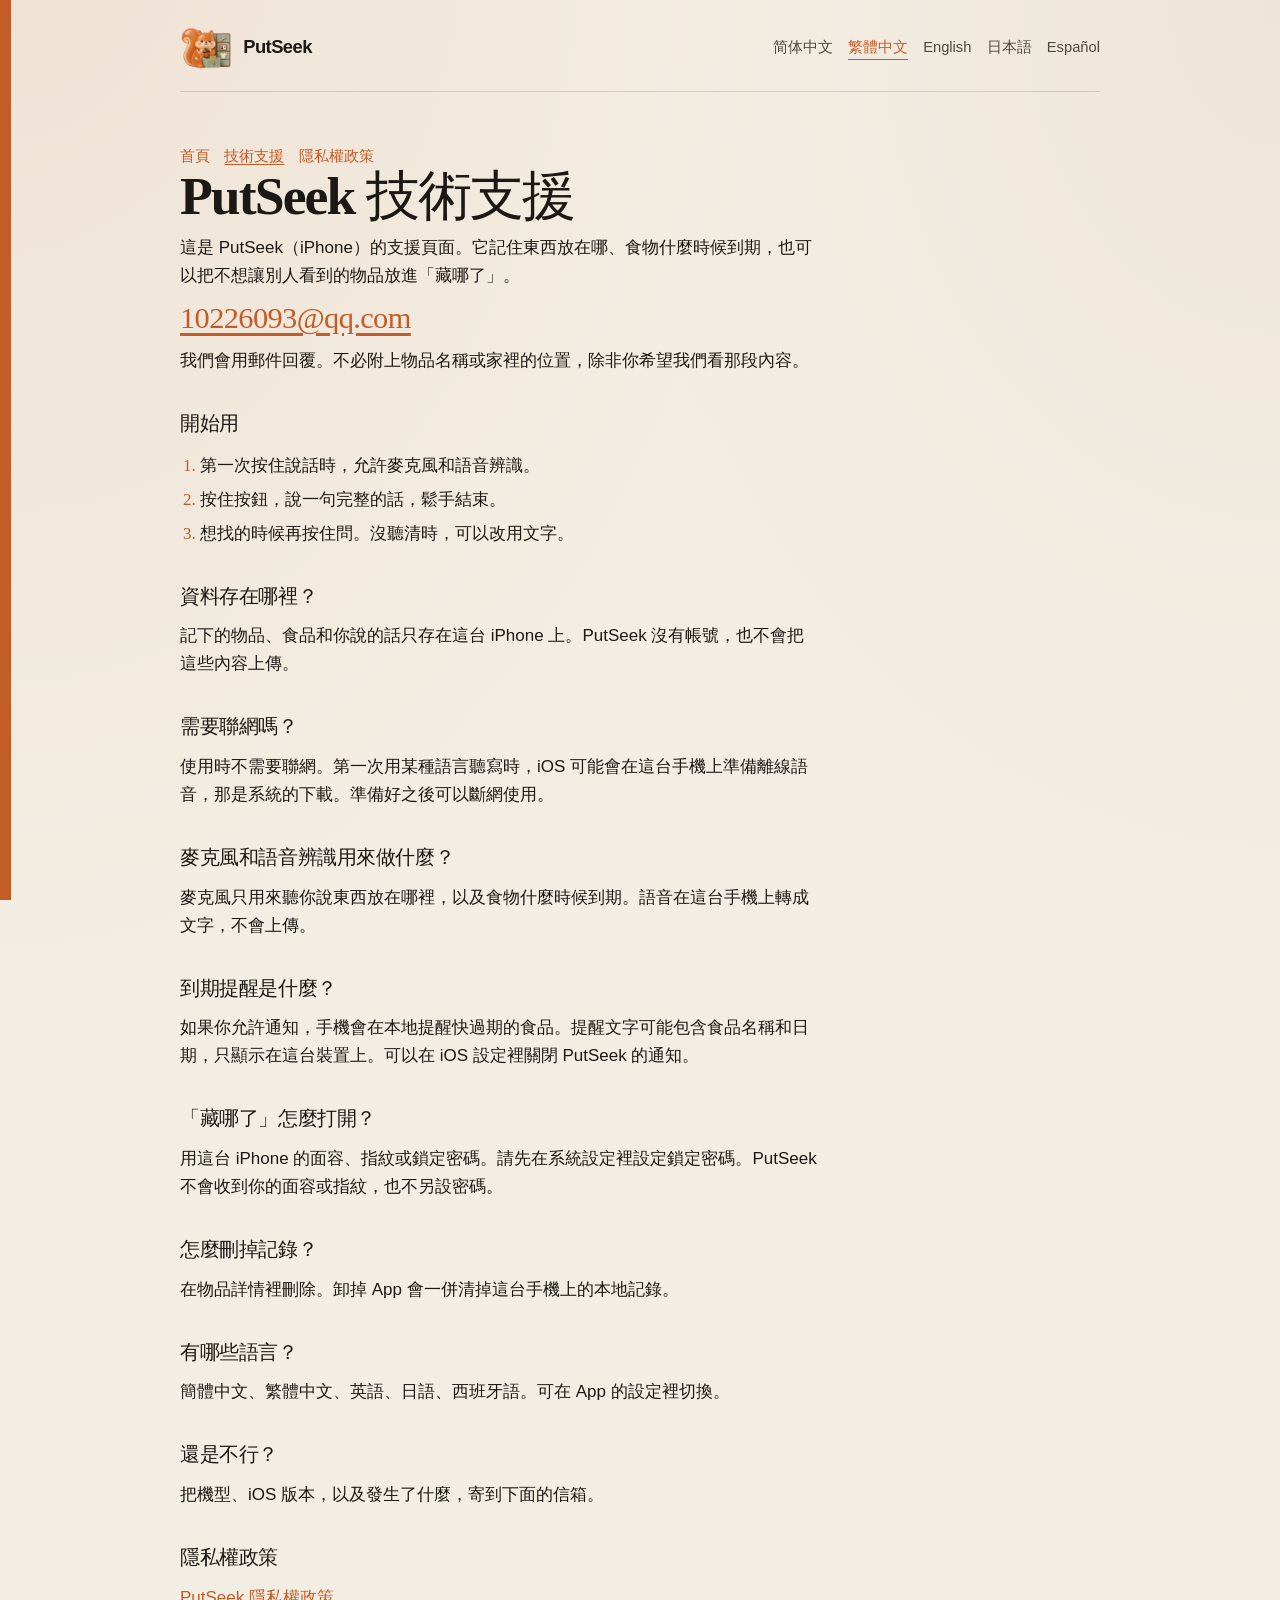
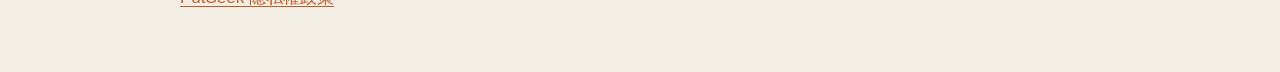
<file: support-zh-Hant.html>
<!DOCTYPE html>
<html lang="zh-Hant">
<head>
  <meta charset="utf-8">
  <meta name="viewport" content="width=device-width, initial-scale=1">
  <title>PutSeek 技術支援</title>
  <meta name="description" content="PutSeek iPhone App 的技術支援。寫信到 10226093@qq.com。">
  <meta name="theme-color" content="#f3eee4">
  <link rel="canonical" href="https://motioncomic.github.io/PutSeek/support-zh-Hant.html">
  <link rel="icon" href="assets/logo.png" type="image/png">
  <link rel="stylesheet" href="assets/site.css">
  <meta property="og:title" content="PutSeek 技術支援">
  <meta property="og:description" content="PutSeek iPhone App 的技術支援。寫信到 10226093@qq.com。">
  <meta property="og:type" content="website">
  <meta property="og:url" content="https://motioncomic.github.io/PutSeek/support-zh-Hant.html">
  <link rel="alternate" hreflang="zh-Hans" href="https://motioncomic.github.io/PutSeek/support-zh.html">
  <link rel="alternate" hreflang="zh-Hant" href="https://motioncomic.github.io/PutSeek/support-zh-Hant.html">
  <link rel="alternate" hreflang="en" href="https://motioncomic.github.io/PutSeek/support-en.html">
  <link rel="alternate" hreflang="ja" href="https://motioncomic.github.io/PutSeek/support-ja.html">
  <link rel="alternate" hreflang="es" href="https://motioncomic.github.io/PutSeek/support-es.html">
</head>
<body>
  <div class="wrap">
    <header class="top">
      <a class="brand" href="./?lang=zh-Hant">
        <img src="assets/logo.png" alt="">
        <span translate="no">PutSeek</span>
      </a>
      <nav class="langs" aria-label="語言">
      <a href="support-zh.html" hreflang="zh-Hans">简体中文</a>
      <a href="support-zh-Hant.html" hreflang="zh-Hant" aria-current="page">繁體中文</a>
      <a href="support-en.html" hreflang="en">English</a>
      <a href="support-ja.html" hreflang="ja">日本語</a>
      <a href="support-es.html" hreflang="es">Español</a>
      </nav>
    </header>
    <main class="prose">
    <nav class="crumbs" aria-label="首頁">
      <a href="./?lang=zh-Hant">首頁</a>
      <a href="support-zh-Hant.html" aria-current="page">技術支援</a>
      <a href="privacy-policy-zh-Hant.html">隱私權政策</a>
    </nav>

      <h1>PutSeek 技術支援</h1>
      <p>這是 PutSeek（iPhone）的支援頁面。它記住東西放在哪、食物什麼時候到期，也可以把不想讓別人看到的物品放進「藏哪了」。</p>
      <p class="contact"><a href="mailto:10226093@qq.com?subject=PutSeek%20%E6%8A%80%E8%A1%93%E6%94%AF%E6%8F%B4">10226093@qq.com</a></p>
      <p>我們會用郵件回覆。不必附上物品名稱或家裡的位置，除非你希望我們看那段內容。</p>
      <h2>開始用</h2>
      <ol>
        <li>第一次按住說話時，允許麥克風和語音辨識。</li>
        <li>按住按鈕，說一句完整的話，鬆手結束。</li>
        <li>想找的時候再按住問。沒聽清時，可以改用文字。</li>
      </ol>
      <h2>資料存在哪裡？</h2>
      <p>記下的物品、食品和你說的話只存在這台 iPhone 上。PutSeek 沒有帳號，也不會把這些內容上傳。</p>
      <h2>需要聯網嗎？</h2>
      <p>使用時不需要聯網。第一次用某種語言聽寫時，iOS 可能會在這台手機上準備離線語音，那是系統的下載。準備好之後可以斷網使用。</p>
      <h2>麥克風和語音辨識用來做什麼？</h2>
      <p>麥克風只用來聽你說東西放在哪裡，以及食物什麼時候到期。語音在這台手機上轉成文字，不會上傳。</p>
      <h2>到期提醒是什麼？</h2>
      <p>如果你允許通知，手機會在本地提醒快過期的食品。提醒文字可能包含食品名稱和日期，只顯示在這台裝置上。可以在 iOS 設定裡關閉 PutSeek 的通知。</p>
      <h2>「藏哪了」怎麼打開？</h2>
      <p>用這台 iPhone 的面容、指紋或鎖定密碼。請先在系統設定裡設定鎖定密碼。PutSeek 不會收到你的面容或指紋，也不另設密碼。</p>
      <h2>怎麼刪掉記錄？</h2>
      <p>在物品詳情裡刪除。卸掉 App 會一併清掉這台手機上的本地記錄。</p>
      <h2>有哪些語言？</h2>
      <p>簡體中文、繁體中文、英語、日語、西班牙語。可在 App 的設定裡切換。</p>
      <h2>還是不行？</h2>
      <p>把機型、iOS 版本，以及發生了什麼，寄到下面的信箱。</p>
      <h2>隱私權政策</h2>
      <p><a href="privacy-policy-zh-Hant.html">PutSeek 隱私權政策</a></p>
    </main>
  </div>
</body>
</html>
</file>
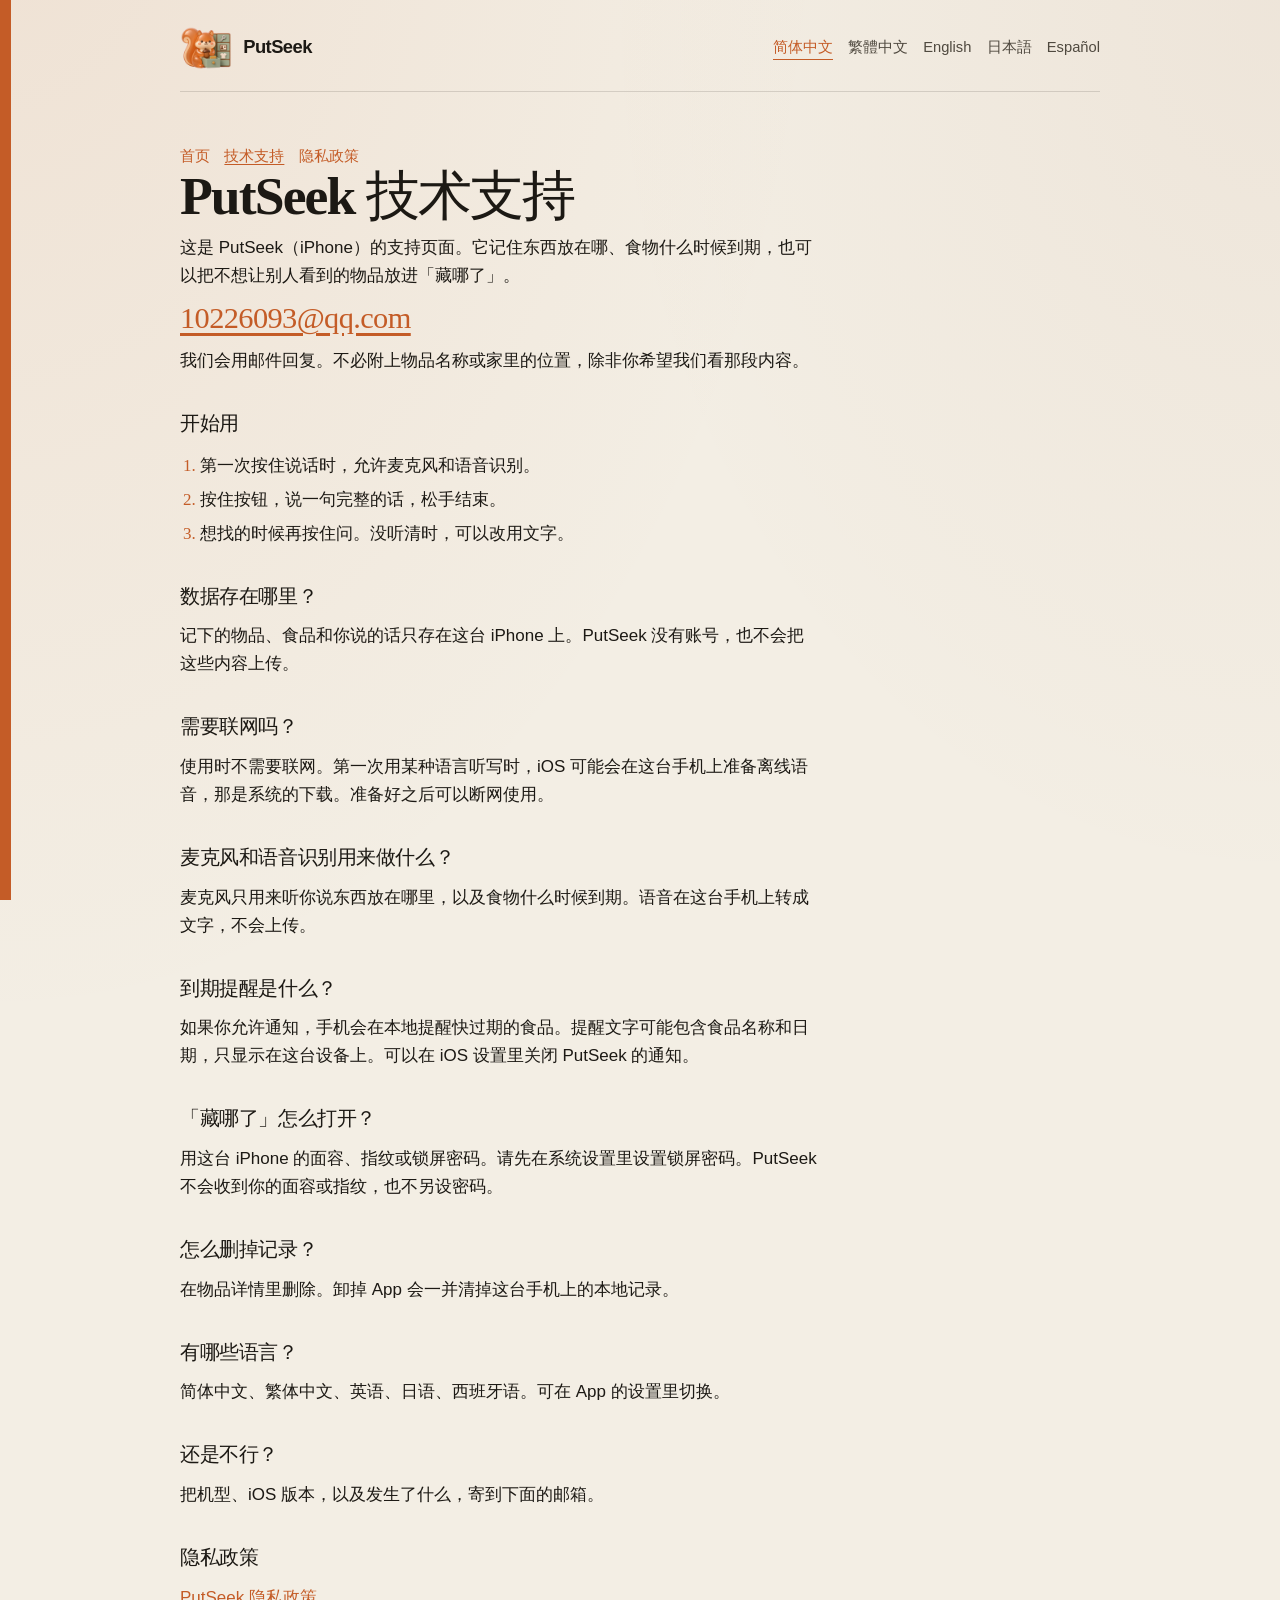
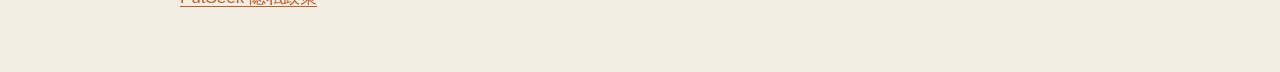
<file: support-zh.html>
<!DOCTYPE html>
<html lang="zh-Hans">
<head>
  <meta charset="utf-8">
  <meta name="viewport" content="width=device-width, initial-scale=1">
  <title>PutSeek 技术支持</title>
  <meta name="description" content="PutSeek iPhone 应用的技术支持。写信到 10226093@qq.com。">
  <meta name="theme-color" content="#f3eee4">
  <link rel="canonical" href="https://motioncomic.github.io/PutSeek/support-zh.html">
  <link rel="icon" href="assets/logo.png" type="image/png">
  <link rel="stylesheet" href="assets/site.css">
  <meta property="og:title" content="PutSeek 技术支持">
  <meta property="og:description" content="PutSeek iPhone 应用的技术支持。写信到 10226093@qq.com。">
  <meta property="og:type" content="website">
  <meta property="og:url" content="https://motioncomic.github.io/PutSeek/support-zh.html">
  <link rel="alternate" hreflang="zh-Hans" href="https://motioncomic.github.io/PutSeek/support-zh.html">
  <link rel="alternate" hreflang="zh-Hant" href="https://motioncomic.github.io/PutSeek/support-zh-Hant.html">
  <link rel="alternate" hreflang="en" href="https://motioncomic.github.io/PutSeek/support-en.html">
  <link rel="alternate" hreflang="ja" href="https://motioncomic.github.io/PutSeek/support-ja.html">
  <link rel="alternate" hreflang="es" href="https://motioncomic.github.io/PutSeek/support-es.html">
</head>
<body>
  <div class="wrap">
    <header class="top">
      <a class="brand" href="./?lang=zh">
        <img src="assets/logo.png" alt="">
        <span translate="no">PutSeek</span>
      </a>
      <nav class="langs" aria-label="语言">
      <a href="support-zh.html" hreflang="zh-Hans" aria-current="page">简体中文</a>
      <a href="support-zh-Hant.html" hreflang="zh-Hant">繁體中文</a>
      <a href="support-en.html" hreflang="en">English</a>
      <a href="support-ja.html" hreflang="ja">日本語</a>
      <a href="support-es.html" hreflang="es">Español</a>
      </nav>
    </header>
    <main class="prose">
    <nav class="crumbs" aria-label="首页">
      <a href="./?lang=zh">首页</a>
      <a href="support-zh.html" aria-current="page">技术支持</a>
      <a href="privacy-policy-zh.html">隐私政策</a>
    </nav>

      <h1>PutSeek 技术支持</h1>
      <p>这是 PutSeek（iPhone）的支持页面。它记住东西放在哪、食物什么时候到期，也可以把不想让别人看到的物品放进「藏哪了」。</p>
      <p class="contact"><a href="mailto:10226093@qq.com?subject=PutSeek%20%E6%8A%80%E6%9C%AF%E6%94%AF%E6%8C%81">10226093@qq.com</a></p>
      <p>我们会用邮件回复。不必附上物品名称或家里的位置，除非你希望我们看那段内容。</p>
      <h2>开始用</h2>
      <ol>
        <li>第一次按住说话时，允许麦克风和语音识别。</li>
        <li>按住按钮，说一句完整的话，松手结束。</li>
        <li>想找的时候再按住问。没听清时，可以改用文字。</li>
      </ol>
      <h2>数据存在哪里？</h2>
      <p>记下的物品、食品和你说的话只存在这台 iPhone 上。PutSeek 没有账号，也不会把这些内容上传。</p>
      <h2>需要联网吗？</h2>
      <p>使用时不需要联网。第一次用某种语言听写时，iOS 可能会在这台手机上准备离线语音，那是系统的下载。准备好之后可以断网使用。</p>
      <h2>麦克风和语音识别用来做什么？</h2>
      <p>麦克风只用来听你说东西放在哪里，以及食物什么时候到期。语音在这台手机上转成文字，不会上传。</p>
      <h2>到期提醒是什么？</h2>
      <p>如果你允许通知，手机会在本地提醒快过期的食品。提醒文字可能包含食品名称和日期，只显示在这台设备上。可以在 iOS 设置里关闭 PutSeek 的通知。</p>
      <h2>「藏哪了」怎么打开？</h2>
      <p>用这台 iPhone 的面容、指纹或锁屏密码。请先在系统设置里设置锁屏密码。PutSeek 不会收到你的面容或指纹，也不另设密码。</p>
      <h2>怎么删掉记录？</h2>
      <p>在物品详情里删除。卸掉 App 会一并清掉这台手机上的本地记录。</p>
      <h2>有哪些语言？</h2>
      <p>简体中文、繁体中文、英语、日语、西班牙语。可在 App 的设置里切换。</p>
      <h2>还是不行？</h2>
      <p>把机型、iOS 版本，以及发生了什么，寄到下面的邮箱。</p>
      <h2>隐私政策</h2>
      <p><a href="privacy-policy-zh.html">PutSeek 隐私政策</a></p>
    </main>
  </div>
</body>
</html>
</file>
<file: assets/site.css>
:root {
  --paper: #f3eee4;
  --card: #fbf8f2;
  --ink: #1c1914;
  --muted: #4f493f;
  --clay: #c45c27;
  --clay-deep: #8d3d16;
  --line: rgba(28, 25, 20, 0.14);
  --serif: "Iowan Old Style", "Palatino Linotype", Palatino, "Songti SC", "Songti TC", PMingLiU, "Hiragino Mincho ProN", "Yu Mincho", serif;
  --sans: "Avenir Next", "PingFang SC", "PingFang TC", "Hiragino Sans", "Hiragino Kaku Gothic ProN", "Yu Gothic", "Segoe UI", sans-serif;
  color-scheme: light;
}

* { box-sizing: border-box; }

html { background: var(--paper); }

body {
  margin: 0;
  min-height: 100vh;
  color: var(--ink);
  background:
    radial-gradient(ellipse at 0% -10%, rgba(196, 92, 39, 0.09), transparent 46%),
    radial-gradient(ellipse at 100% 0%, rgba(141, 61, 22, 0.05), transparent 38%),
    var(--paper);
  font-family: var(--sans);
  font-size: 1.0625rem;
  line-height: 1.65;
}

body::before {
  content: "";
  position: fixed;
  inset: 0 auto 0 0;
  width: 0;
  background: var(--clay);
}

@media (min-width: 900px) {
  body::before { width: 11px; }
}

::selection { background: rgba(196, 92, 39, 0.22); }

a { color: var(--clay); text-underline-offset: 0.18em; }

a:hover { color: var(--clay-deep); }

a:focus-visible {
  outline: 2px solid var(--clay);
  outline-offset: 3px;
  border-radius: 2px;
}

.wrap {
  width: min(920px, calc(100% - 2.4rem));
  margin: 0 auto;
  padding: 1.35rem 0 3.75rem;
}

.top {
  display: flex;
  align-items: center;
  justify-content: space-between;
  gap: 0.8rem 1.4rem;
  flex-wrap: wrap;
  padding-bottom: 1.1rem;
  border-bottom: 1px solid var(--line);
}

.brand {
  display: inline-flex;
  align-items: center;
  gap: 0.7rem;
  color: var(--ink);
  text-decoration: none;
  font-weight: 650;
  letter-spacing: -0.03em;
  font-size: 1.15rem;
}

.brand img {
  width: 52px;
  height: 52px;
  display: block;
  object-fit: contain;
}

.langs {
  display: flex;
  flex-wrap: wrap;
  gap: 0.35rem 0.95rem;
}

.langs a {
  color: var(--muted);
  text-decoration: none;
  font-size: 0.92rem;
}

.langs a:hover { color: var(--ink); }

.langs a[aria-current="page"] {
  color: var(--clay);
  box-shadow: inset 0 -1px 0 currentColor;
}

html[data-site-lang="zh"] .langs a[data-lang-link="zh"],
html[data-site-lang="zh-Hant"] .langs a[data-lang-link="zh-Hant"],
html[data-site-lang="en"] .langs a[data-lang-link="en"],
html[data-site-lang="ja"] .langs a[data-lang-link="ja"],
html[data-site-lang="es"] .langs a[data-lang-link="es"] {
  color: var(--clay);
  box-shadow: inset 0 -1px 0 currentColor;
}

.sheet { display: none; }

html[data-site-lang="zh"] .sheet[data-lang="zh"],
html:not([data-site-lang]) .sheet[data-lang="zh"],
html[data-site-lang="zh-Hant"] .sheet[data-lang="zh-Hant"],
html[data-site-lang="en"] .sheet[data-lang="en"],
html[data-site-lang="ja"] .sheet[data-lang="ja"],
html[data-site-lang="es"] .sheet[data-lang="es"] {
  display: block;
}

.hero {
  padding: 2.6rem 0 0.4rem;
}

h1 {
  margin: 0;
  font-family: var(--serif);
  font-weight: 560;
  font-size: clamp(2.65rem, 7vw, 4.7rem);
  line-height: 1.06;
  letter-spacing: -0.035em;
}

.lede {
  margin: 1.15rem 0 0;
  max-width: 38rem;
  color: var(--muted);
  font-size: 1.12rem;
  line-height: 1.7;
}

.stamp {
  display: inline-block;
  margin: 1.35rem 0 0;
  padding: 0.32rem 0.75rem;
  border: 1.5px solid var(--clay);
  border-radius: 999px;
  color: var(--clay-deep);
  font-size: 0.84rem;
  letter-spacing: 0.04em;
}

.features { margin-top: 2.8rem; }

.feature {
  display: grid;
  grid-template-columns: 4.2rem 1fr;
  gap: 0.4rem 1rem;
  padding: 1.45rem 0;
  border-top: 1px solid var(--line);
}

.num {
  margin: 0.15rem 0 0;
  font-family: var(--serif);
  color: var(--clay);
  font-size: 1.35rem;
  letter-spacing: -0.03em;
}

.feature h2 {
  margin: 0;
  font-size: 1.35rem;
  font-weight: 650;
  letter-spacing: -0.02em;
}

.feature p { margin: 0.45rem 0 0; }

.quote {
  margin: 0.85rem 0 0;
  padding: 0.15rem 0 0.15rem 0.9rem;
  border-left: 2px solid var(--clay);
  font-family: var(--serif);
  font-size: 1.18rem;
  line-height: 1.45;
}

.examples { margin-top: 1.5rem; }

.examples h2,
.note h2,
.prose h2 {
  font-family: var(--serif);
  font-weight: 560;
  letter-spacing: -0.02em;
}

.examples h2 {
  margin: 0 0 1rem;
  font-size: 1.7rem;
}

.cols {
  display: grid;
  grid-template-columns: 1fr 1fr;
  gap: 1.5rem 2rem;
}

.kicker {
  margin: 0 0 0.45rem;
  color: var(--clay-deep);
  font-size: 0.82rem;
  letter-spacing: 0.08em;
}

.col ul {
  margin: 0;
  padding: 0;
  list-style: none;
}

.col li {
  margin: 0;
  padding: 0.7rem 0;
  border-top: 1px solid var(--line);
  font-family: var(--serif);
  font-size: 1.12rem;
  line-height: 1.45;
}

.note {
  margin-top: 2.4rem;
  padding: 1.35rem 1.35rem 1.2rem;
  background: var(--card);
  border: 1px solid var(--line);
  border-radius: 18px;
}

.note h2 { margin: 0 0 0.45rem; font-size: 1.25rem; }

.note p { margin: 0; color: var(--muted); }

.foot {
  display: flex;
  flex-wrap: wrap;
  gap: 0.45rem 1.15rem;
  margin-top: 2.4rem;
  padding-top: 1.15rem;
  border-top: 1px solid var(--line);
  color: var(--muted);
  font-size: 0.95rem;
}

.foot a { text-decoration: none; }

.foot a:hover { text-decoration: underline; }

.crumbs {
  display: flex;
  flex-wrap: wrap;
  gap: 0.35rem 0.9rem;
  margin: 1.4rem 0 0;
  font-size: 0.95rem;
}

.crumbs a { text-decoration: none; }

.crumbs a:hover,
.crumbs a[aria-current="page"] { text-decoration: underline; }

.prose { max-width: 40rem; padding-top: 1.8rem; }

.prose h1 {
  font-size: clamp(2.15rem, 5vw, 3.35rem);
  max-width: 16ch;
}

.prose .updated {
  margin: 0.8rem 0 0;
  color: var(--muted);
  font-size: 0.95rem;
}

.prose h2 {
  margin: 2rem 0 0.45rem;
  font-size: 1.28rem;
}

.prose p { margin: 0.55rem 0 0; }

.prose ol,
.prose ul { margin: 0.7rem 0 0; padding-left: 1.25rem; }

.prose li { margin: 0.35rem 0; }

.prose li::marker { color: var(--clay); font-family: var(--serif); }

.contact {
  margin: 1.15rem 0 0;
  font-family: var(--serif);
  font-size: clamp(1.45rem, 3vw, 1.9rem);
  line-height: 1.3;
  letter-spacing: -0.02em;
}

.contact a { overflow-wrap: anywhere; }

@media (max-width: 720px) {
  .hero { padding-top: 1.8rem; }
  .cols { grid-template-columns: 1fr; }
  .feature { grid-template-columns: 2.7rem 1fr; }
}
</file>
